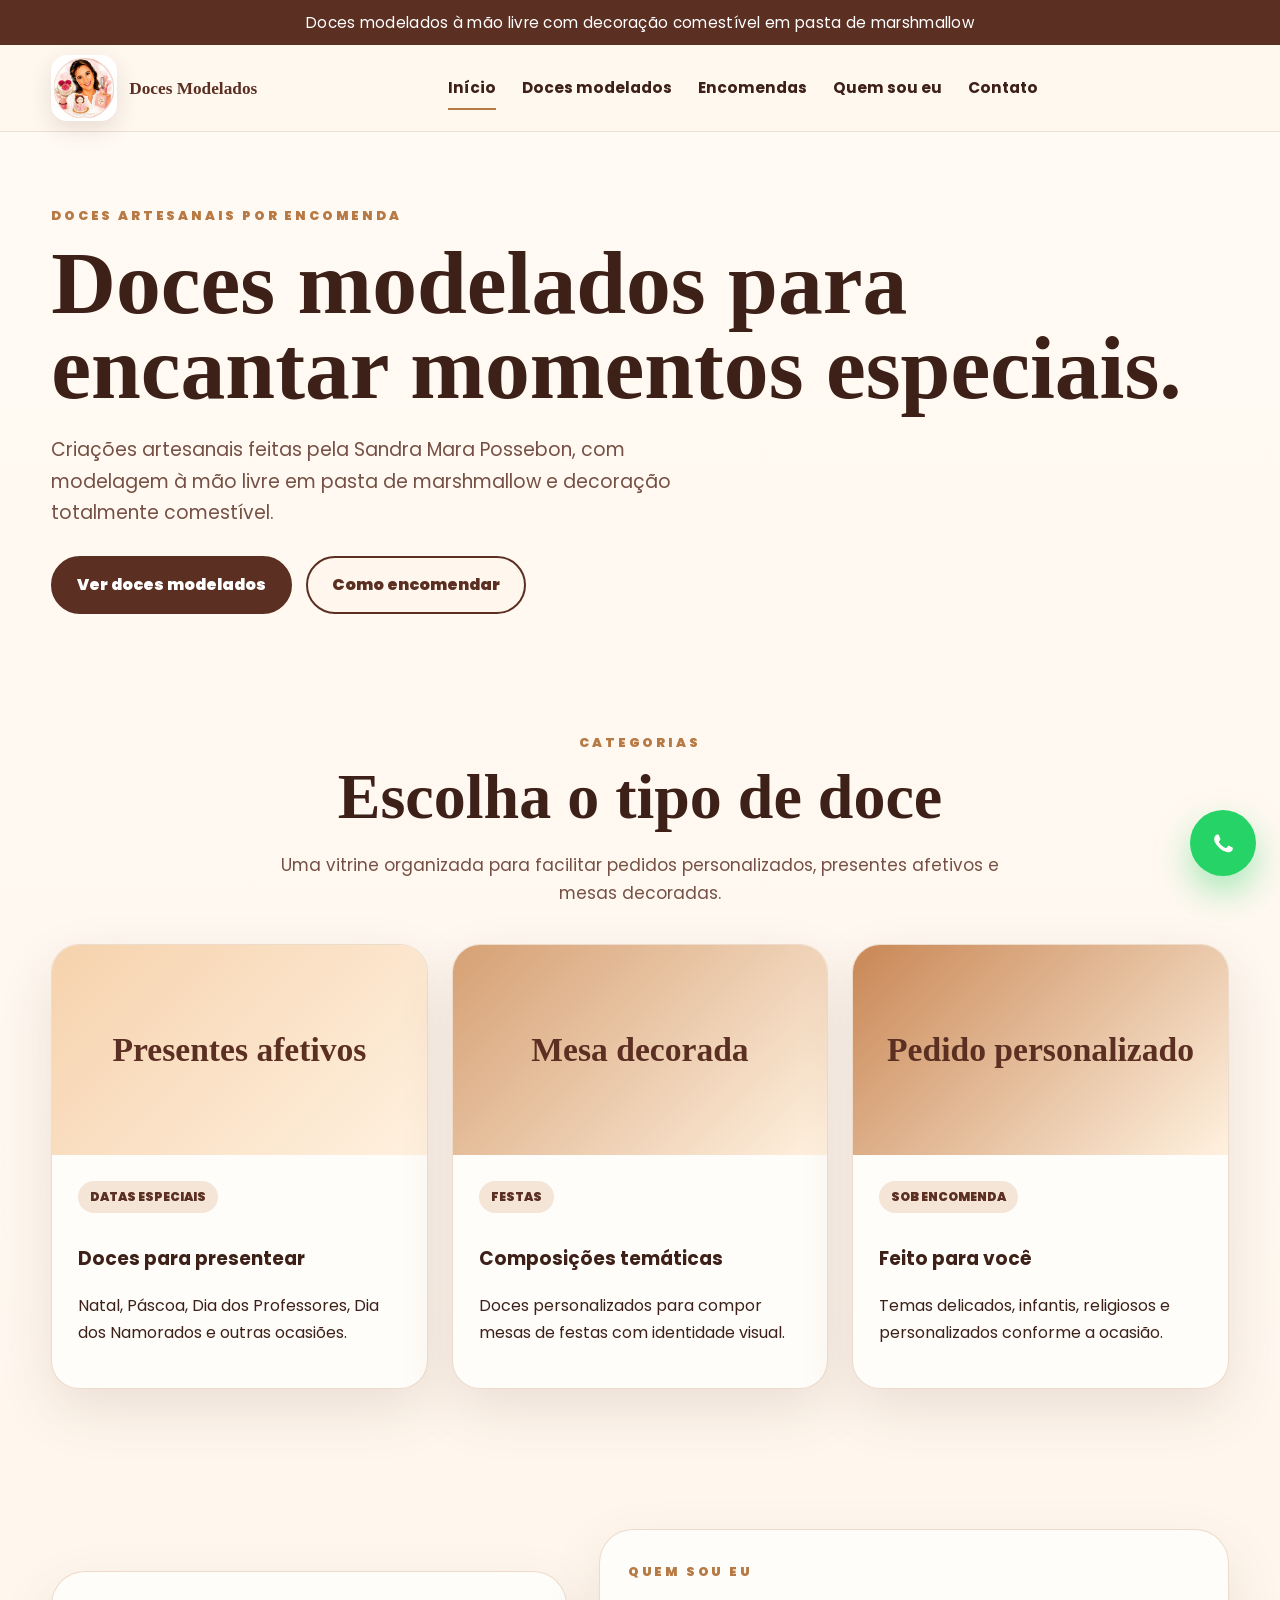
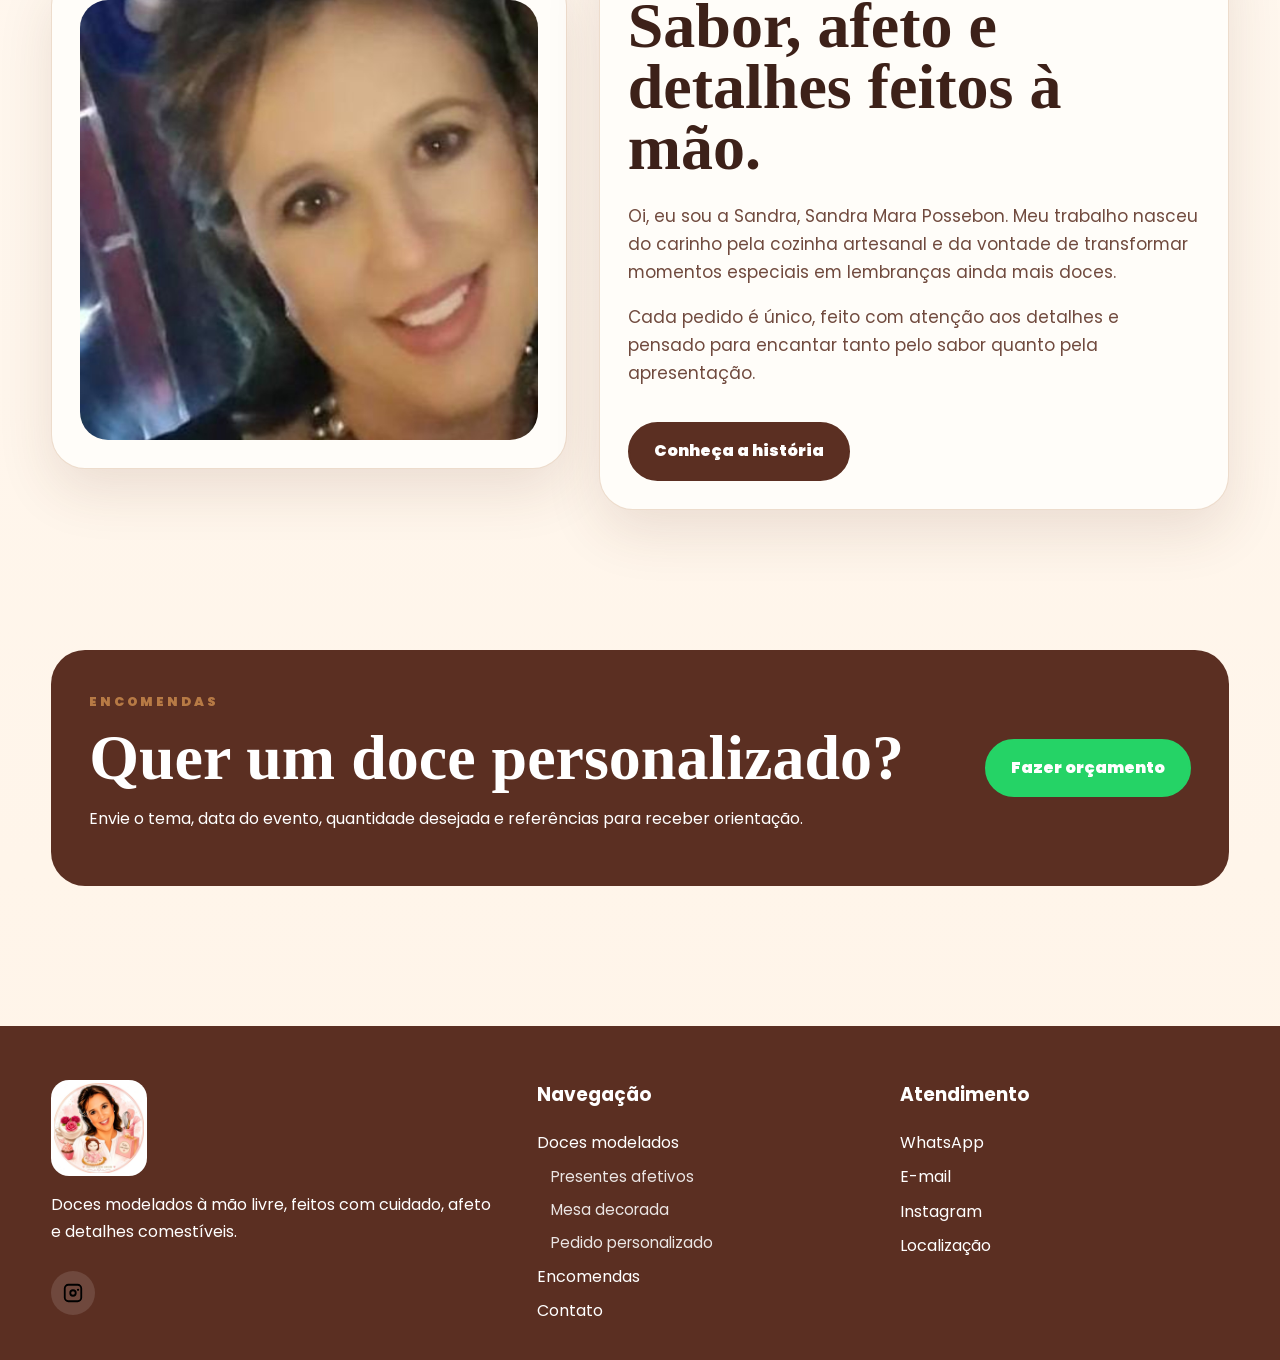
<file: index.html>
<!DOCTYPE html>

<html lang="pt-BR"><head><meta charset="utf-8"/><meta content="width=device-width, initial-scale=1.0" name="viewport"/><title>Doces Modelados - Sandra Mara Possebon</title><meta content="Doces modelados artesanais de Sandra Mara Possebon: presentes afetivos, mesas decoradas e pedidos personalizados." name="description"/><link href="https://fonts.googleapis.com" rel="preconnect"/><link crossorigin="" href="https://fonts.gstatic.com" rel="preconnect"/><link href="https://fonts.googleapis.com/css2?family=Poppins:wght@400;600;700;800;900&amp;display=swap" rel="stylesheet"/><link href="css/style.css" rel="stylesheet"/></head><body><div class="topbar">Doces modelados à mão livre com decoração comestível em pasta de marshmallow</div>
<header class="header"><div class="container nav"><a class="logo" href="index.html"><img alt="Sandra Mara Possebon" src="assets/sandra-possebon.jpg"/><span>Doces Modelados</span></a><nav class="menu">
<a class="active" href="index.html">Início</a>
<div class="nav-item dropdown">
<a class="dropdown-link" href="doces-modelados/">Doces modelados</a>
<div class="dropdown-menu">
<a href="presentes-afetivos/">Presentes afetivos</a>
<a href="mesa-decorada/">Mesa decorada</a>
<a href="pedido-personalizado/">Pedido personalizado</a>
</div>
</div>
<a href="encomendas/">Encomendas</a>
<a href="quem-somos/">Quem sou eu</a>
<a href="contato/">Contato</a>
</nav><div class="actions"><button aria-label="Abrir menu" class="hamburger">☰</button></div></div></header>
<div class="mobile-panel"><div class="mobile-backdrop"></div><aside class="mobile-drawer"><button aria-label="Fechar menu" class="close-menu">×</button><form class="search-box" data-search-form=""><input placeholder="Buscar doces..." type="search"/><button>Buscar</button></form><a href="index.html">Início</a><a href="doces-modelados/">Doces modelados</a><div class="mobile-submenu"><a href="presentes-afetivos/">Presentes afetivos</a><a href="mesa-decorada/">Mesa decorada</a><a href="pedido-personalizado/">Pedido personalizado</a></div><a href="encomendas/">Encomendas</a><a href="quem-somos/">Quem sou eu</a><a href="contato/">Contato</a></aside></div>
<main>
<section class="hero"><div class="container hero-grid"><div><span class="eyebrow">Doces artesanais por encomenda</span><h1>Doces modelados para encantar momentos especiais.</h1><p>Criações artesanais feitas pela Sandra Mara Possebon, com modelagem à mão livre em pasta de marshmallow e decoração totalmente comestível.</p><div class="hero-buttons"><a class="btn btn-primary" href="doces-modelados/">Ver doces modelados</a><a class="btn btn-secondary" href="encomendas/">Como encomendar</a></div></div></div></section>
<section class="section"><div class="container"><div class="section-head"><span class="eyebrow">Categorias</span><h2 class="section-title">Escolha o tipo de doce</h2><p class="section-subtitle">Uma vitrine organizada para facilitar pedidos personalizados, presentes afetivos e mesas decoradas.</p></div><div class="category-grid"><a class="category-card" href="presentes-afetivos/"><div class="category-media">Presentes afetivos</div><div class="category-body"><span class="tag">Datas especiais</span><h3>Doces para presentear</h3><p>Natal, Páscoa, Dia dos Professores, Dia dos Namorados e outras ocasiões.</p></div></a><a class="category-card" href="mesa-decorada/"><div class="category-media">Mesa decorada</div><div class="category-body"><span class="tag">Festas</span><h3>Composições temáticas</h3><p>Doces personalizados para compor mesas de festas com identidade visual.</p></div></a><a class="category-card" href="pedido-personalizado/"><div class="category-media">Pedido personalizado</div><div class="category-body"><span class="tag">Sob encomenda</span><h3>Feito para você</h3><p>Temas delicados, infantis, religiosos e personalizados conforme a ocasião.</p></div></a></div></div></section>
<section class="section"><div class="container about-section"><div class="about-image"><img alt="Sandra Mara Possebon" src="assets/sandra-real.jpg"/></div><div class="about-content"><span class="eyebrow">Quem sou eu</span><h2 class="section-title">Sabor, afeto e detalhes feitos à mão.</h2><p>Oi, eu sou a Sandra, Sandra Mara Possebon. Meu trabalho nasceu do carinho pela cozinha artesanal e da vontade de transformar momentos especiais em lembranças ainda mais doces.</p><p>Cada pedido é único, feito com atenção aos detalhes e pensado para encantar tanto pelo sabor quanto pela apresentação.</p><a class="btn btn-primary" href="quem-somos/">Conheça a história</a></div></div></section>
<section class="section"><div class="container notice"><div><span class="eyebrow">Encomendas</span><h2>Quer um doce personalizado?</h2><p>Envie o tema, data do evento, quantidade desejada e referências para receber orientação.</p></div><a class="btn btn-whatsapp" href="https://wa.me/5541995442020?text=Olá,%20vim%20pelo%20site%20Doces%20Modelados%20-%20Sandra%20Mara%20Possebon%20e%20gostaria%20de%20fazer%20uma%20encomenda." target="_blank">Fazer orçamento</a></div></section>
</main><footer class="footer"><div class="container footer-grid"><div><img alt="Sandra Mara Possebon" src="assets/sandra-possebon.jpg"/><p>Doces modelados à mão livre, feitos com cuidado, afeto e detalhes comestíveis.</p><div class="social"><a aria-label="Instagram" href="https://www.instagram.com/sandramarapossebon?igsh=MWc2MHY3N2pjcnU2OA==" target="_blank"><img alt="Instagram" src="assets/instagram.svg"/></a></div></div><div><h3>Navegação</h3><a href="doces-modelados/">Doces modelados</a><a class="footer-sub" href="presentes-afetivos/">Presentes afetivos</a><a class="footer-sub" href="mesa-decorada/">Mesa decorada</a><a class="footer-sub" href="pedido-personalizado/">Pedido personalizado</a><a href="encomendas/">Encomendas</a><a href="contato/">Contato</a></div><div><h3>Atendimento</h3><a href="https://wa.me/5541995442020?text=Olá,%20vim%20pelo%20site%20Doces%20Modelados%20-%20Sandra%20Mara%20Possebon%20e%20gostaria%20de%20fazer%20uma%20encomenda." target="_blank">WhatsApp</a><a href="mailto:Possebons@hotmail.com?subject=Encomenda%20-%20Doces%20Modelados%20Sandra%20Mara%20Possebon">E-mail</a><a href="https://www.instagram.com/sandramarapossebon?igsh=MWc2MHY3N2pjcnU2OA==" target="_blank">Instagram</a><a href="https://www.google.com/maps/search/?api=1&amp;query=Rua%20Anselmo%20Daldin%20220" target="_blank">Localização</a></div></div></footer><a aria-label="WhatsApp" class="whatsapp-float" href="https://wa.me/5541995442020?text=Olá,%20vim%20pelo%20site%20Doces%20Modelados%20-%20Sandra%20Mara%20Possebon%20e%20gostaria%20de%20fazer%20uma%20encomenda." target="_blank"><img alt="WhatsApp" src="assets/whatsapp.svg"/></a><script src="js/script.js"></script></body></html>
</file>
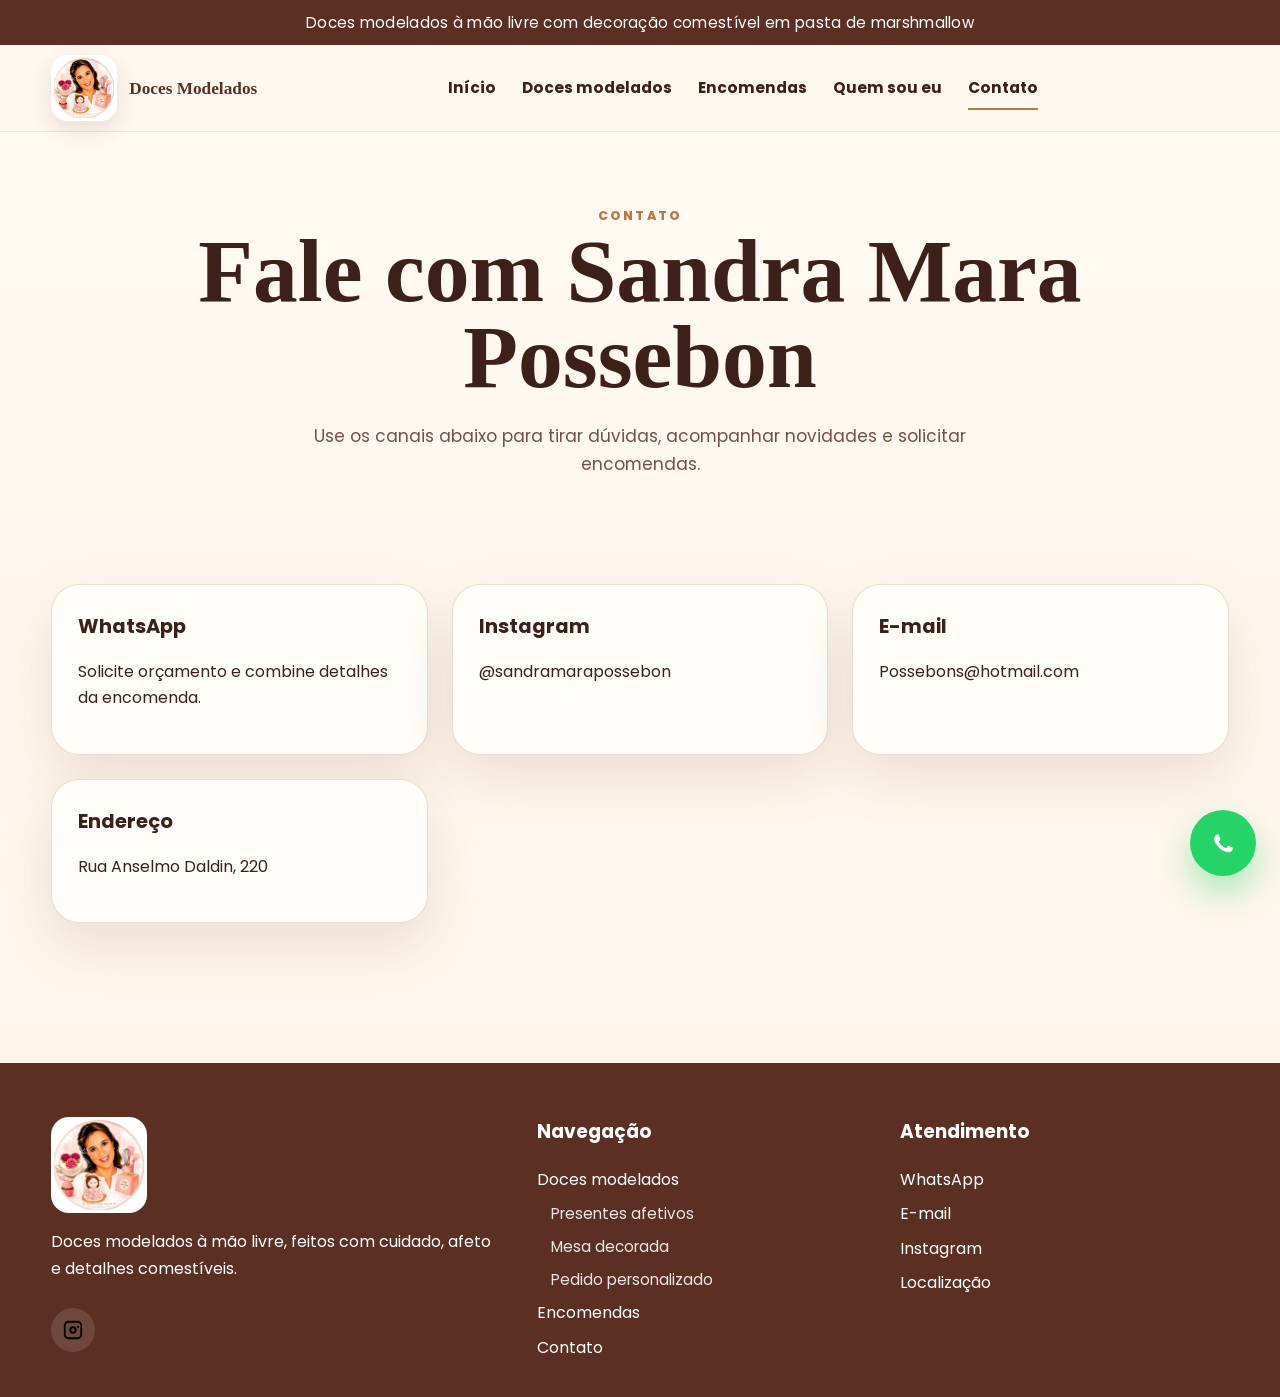
<file: contato/index.html>
<!DOCTYPE html>

<html lang="pt-BR"><head><meta charset="utf-8"/><meta content="width=device-width, initial-scale=1.0" name="viewport"/><title>Contato | Doces Modelados - Sandra Mara Possebon</title><meta content="Doces Modelados - Sandra Mara Possebon: doces modelados à mão livre com pasta de marshmallow e decoração comestível." name="description"/><link href="https://fonts.googleapis.com" rel="preconnect"/><link crossorigin="" href="https://fonts.gstatic.com" rel="preconnect"/><link href="https://fonts.googleapis.com/css2?family=Poppins:wght@400;600;700;800;900&amp;display=swap" rel="stylesheet"/><link href="../css/style.css" rel="stylesheet"/></head><body><div class="topbar">Doces modelados à mão livre com decoração comestível em pasta de marshmallow</div>
<header class="header"><div class="container nav"><a class="logo" href="../index.html"><img alt="Sandra Mara Possebon" src="../assets/sandra-possebon.jpg"/><span>Doces Modelados</span></a><nav class="menu">
<a href="../index.html">Início</a>
<div class="nav-item dropdown">
<a class="dropdown-link" href="../doces-modelados/">Doces modelados</a>
<div class="dropdown-menu">
<a href="../presentes-afetivos/">Presentes afetivos</a>
<a href="../mesa-decorada/">Mesa decorada</a>
<a href="../pedido-personalizado/">Pedido personalizado</a>
</div>
</div>
<a href="../encomendas/">Encomendas</a>
<a href="../quem-somos/">Quem sou eu</a>
<a class="active" href="../contato/">Contato</a>
</nav><div class="actions"><button aria-label="Abrir menu" class="hamburger">☰</button></div></div></header>
<div class="mobile-panel"><div class="mobile-backdrop"></div><aside class="mobile-drawer"><button aria-label="Fechar menu" class="close-menu">×</button><form class="search-box" data-search-form=""><input placeholder="Buscar doces..." type="search"/><button>Buscar</button></form><a href="../index.html">Início</a><a href="../doces-modelados/">Doces modelados</a><div class="mobile-submenu"><a href="../presentes-afetivos/">Presentes afetivos</a><a href="../mesa-decorada/">Mesa decorada</a><a href="../pedido-personalizado/">Pedido personalizado</a></div><a href="../encomendas/">Encomendas</a><a href="../quem-somos/">Quem sou eu</a><a href="../contato/">Contato</a></aside></div><section class="page-hero"><div class="container"><span class="breadcrumb">Contato</span><h1>Fale com Sandra Mara Possebon</h1><p class="section-subtitle">Use os canais abaixo para tirar dúvidas, acompanhar novidades e solicitar encomendas.</p></div></section><section class="section"><div class="container contact-grid"><a class="info-card category-body" href="https://wa.me/5541995442020?text=Olá,%20vim%20pelo%20site%20Doces%20Modelados%20-%20Sandra%20Mara%20Possebon%20e%20gostaria%20de%20fazer%20uma%20encomenda." target="_blank"><h3>WhatsApp</h3><p>Solicite orçamento e combine detalhes da encomenda.</p></a><a class="info-card category-body" href="https://www.instagram.com/sandramarapossebon?igsh=MWc2MHY3N2pjcnU2OA==" target="_blank"><h3>Instagram</h3><p>@sandramarapossebon</p></a><a class="info-card category-body" href="mailto:Possebons@hotmail.com?subject=Encomenda%20-%20Doces%20Modelados%20Sandra%20Mara%20Possebon"><h3>E-mail</h3><p>Possebons@hotmail.com</p></a><a class="info-card category-body" href="https://www.google.com/maps/search/?api=1&amp;query=Rua%20Anselmo%20Daldin%20220" target="_blank"><h3>Endereço</h3><p>Rua Anselmo Daldin, 220</p></a></div></section><footer class="footer"><div class="container footer-grid"><div><img alt="Sandra Mara Possebon" src="../assets/sandra-possebon.jpg"/><p>Doces modelados à mão livre, feitos com cuidado, afeto e detalhes comestíveis.</p><div class="social"><a aria-label="Instagram" href="https://www.instagram.com/sandramarapossebon?igsh=MWc2MHY3N2pjcnU2OA==" target="_blank"><img alt="Instagram" src="../assets/instagram.svg"/></a></div></div><div><h3>Navegação</h3><a href="../doces-modelados/">Doces modelados</a><a class="footer-sub" href="../presentes-afetivos/">Presentes afetivos</a><a class="footer-sub" href="../mesa-decorada/">Mesa decorada</a><a class="footer-sub" href="../pedido-personalizado/">Pedido personalizado</a><a href="../encomendas/">Encomendas</a><a href="../contato/">Contato</a></div><div><h3>Atendimento</h3><a href="https://wa.me/5541995442020?text=Olá,%20vim%20pelo%20site%20Doces%20Modelados%20-%20Sandra%20Mara%20Possebon%20e%20gostaria%20de%20fazer%20uma%20encomenda." target="_blank">WhatsApp</a><a href="mailto:Possebons@hotmail.com?subject=Encomenda%20-%20Doces%20Modelados%20Sandra%20Mara%20Possebon">E-mail</a><a href="https://www.instagram.com/sandramarapossebon?igsh=MWc2MHY3N2pjcnU2OA==" target="_blank">Instagram</a><a href="https://www.google.com/maps/search/?api=1&amp;query=Rua%20Anselmo%20Daldin%20220" target="_blank">Localização</a></div></div></footer><a aria-label="WhatsApp" class="whatsapp-float" href="https://wa.me/5541995442020?text=Olá,%20vim%20pelo%20site%20Doces%20Modelados%20-%20Sandra%20Mara%20Possebon%20e%20gostaria%20de%20fazer%20uma%20encomenda." target="_blank"><img alt="WhatsApp" src="../assets/whatsapp.svg"/></a><script src="../js/script.js"></script></body></html>
</file>
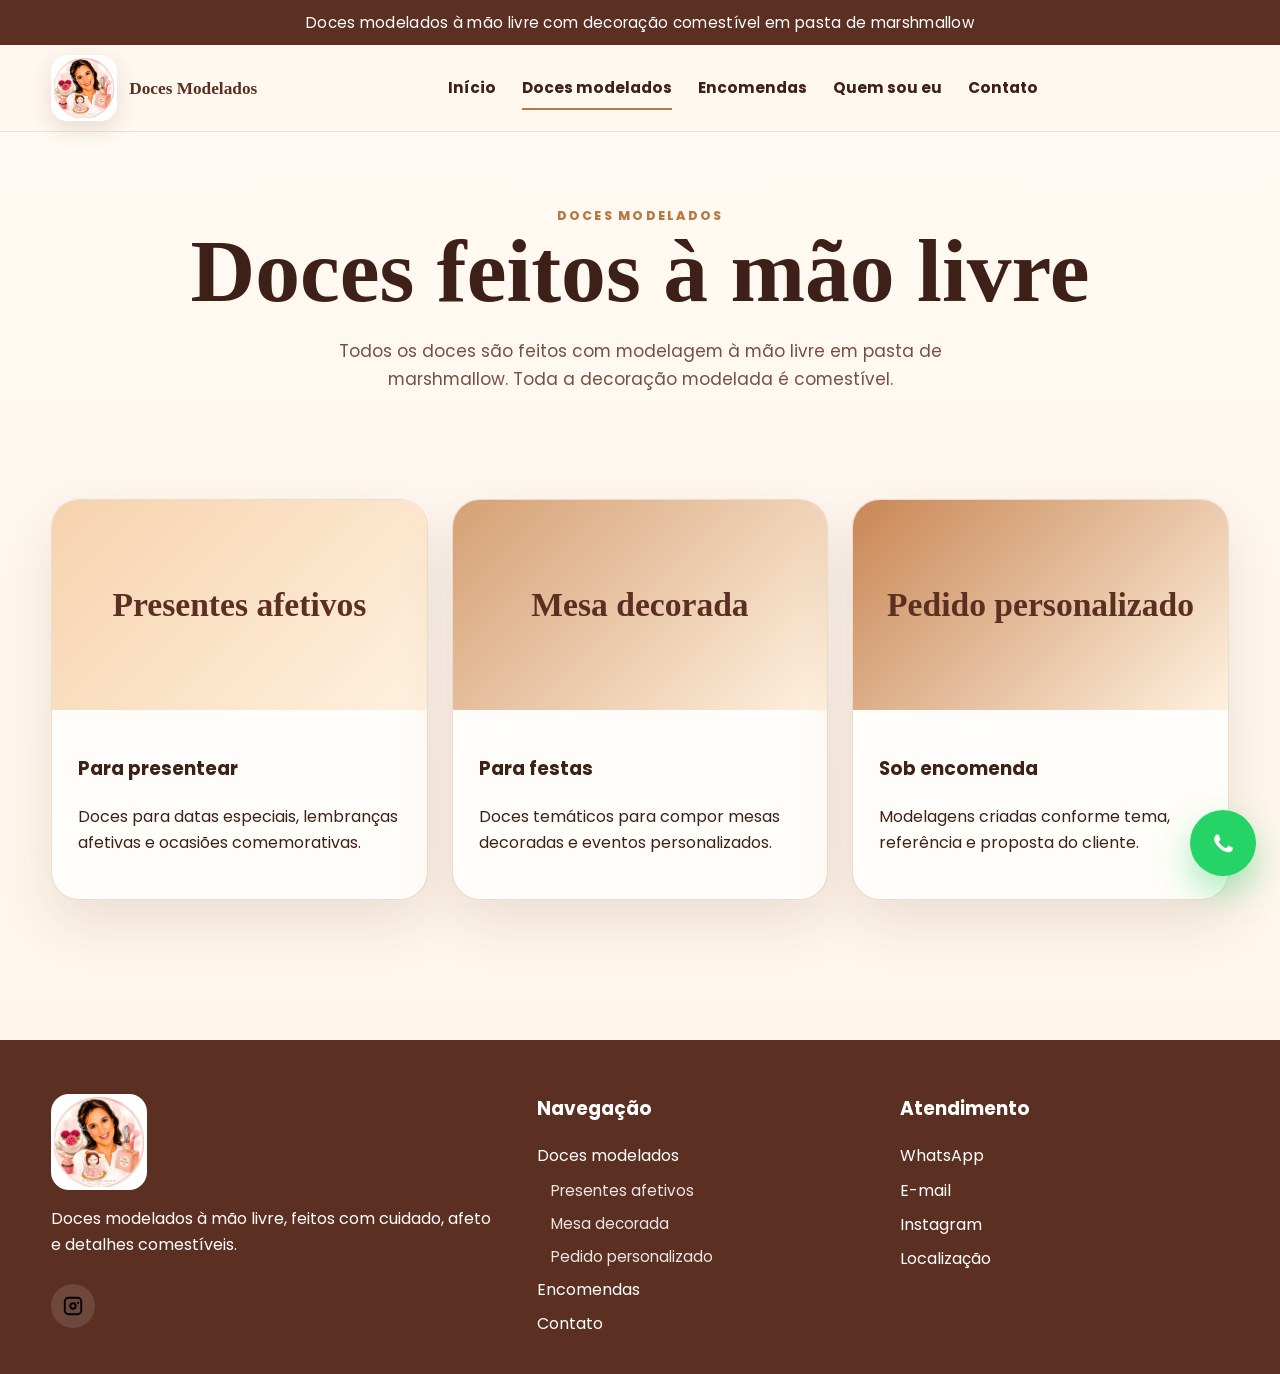
<file: doces-modelados/index.html>
<!DOCTYPE html>

<html lang="pt-BR"><head><meta charset="utf-8"/><meta content="width=device-width, initial-scale=1.0" name="viewport"/><title>Doces modelados | Doces Modelados - Sandra Mara Possebon</title><meta content="Doces Modelados - Sandra Mara Possebon: doces modelados à mão livre com pasta de marshmallow e decoração comestível." name="description"/><link href="https://fonts.googleapis.com" rel="preconnect"/><link crossorigin="" href="https://fonts.gstatic.com" rel="preconnect"/><link href="https://fonts.googleapis.com/css2?family=Poppins:wght@400;600;700;800;900&amp;display=swap" rel="stylesheet"/><link href="../css/style.css" rel="stylesheet"/></head><body><div class="topbar">Doces modelados à mão livre com decoração comestível em pasta de marshmallow</div>
<header class="header"><div class="container nav"><a class="logo" href="../index.html"><img alt="Sandra Mara Possebon" src="../assets/sandra-possebon.jpg"/><span>Doces Modelados</span></a><nav class="menu">
<a href="../index.html">Início</a>
<div class="nav-item dropdown">
<a class="dropdown-link active" href="../doces-modelados/">Doces modelados</a>
<div class="dropdown-menu">
<a href="../presentes-afetivos/">Presentes afetivos</a>
<a href="../mesa-decorada/">Mesa decorada</a>
<a href="../pedido-personalizado/">Pedido personalizado</a>
</div>
</div>
<a href="../encomendas/">Encomendas</a>
<a href="../quem-somos/">Quem sou eu</a>
<a href="../contato/">Contato</a>
</nav><div class="actions"><button aria-label="Abrir menu" class="hamburger">☰</button></div></div></header>
<div class="mobile-panel"><div class="mobile-backdrop"></div><aside class="mobile-drawer"><button aria-label="Fechar menu" class="close-menu">×</button><form class="search-box" data-search-form=""><input placeholder="Buscar doces..." type="search"/><button>Buscar</button></form><a href="../index.html">Início</a><a href="../doces-modelados/">Doces modelados</a><div class="mobile-submenu"><a href="../presentes-afetivos/">Presentes afetivos</a><a href="../mesa-decorada/">Mesa decorada</a><a href="../pedido-personalizado/">Pedido personalizado</a></div><a href="../encomendas/">Encomendas</a><a href="../quem-somos/">Quem sou eu</a><a href="../contato/">Contato</a></aside></div><section class="page-hero"><div class="container"><span class="breadcrumb">Doces modelados</span><h1>Doces feitos à mão livre</h1><p class="section-subtitle">Todos os doces são feitos com modelagem à mão livre em pasta de marshmallow. Toda a decoração modelada é comestível.</p></div></section><section class="section"><div class="container"><div class="category-grid"><a class="category-card" href="../presentes-afetivos/"><div class="category-media">Presentes afetivos</div><div class="category-body"><h3>Para presentear</h3><p>Doces para datas especiais, lembranças afetivas e ocasiões comemorativas.</p></div></a><a class="category-card" href="../mesa-decorada/"><div class="category-media">Mesa decorada</div><div class="category-body"><h3>Para festas</h3><p>Doces temáticos para compor mesas decoradas e eventos personalizados.</p></div></a><a class="category-card" href="../pedido-personalizado/"><div class="category-media">Pedido personalizado</div><div class="category-body"><h3>Sob encomenda</h3><p>Modelagens criadas conforme tema, referência e proposta do cliente.</p></div></a></div></div></section><footer class="footer"><div class="container footer-grid"><div><img alt="Sandra Mara Possebon" src="../assets/sandra-possebon.jpg"/><p>Doces modelados à mão livre, feitos com cuidado, afeto e detalhes comestíveis.</p><div class="social"><a aria-label="Instagram" href="https://www.instagram.com/sandramarapossebon?igsh=MWc2MHY3N2pjcnU2OA==" target="_blank"><img alt="Instagram" src="../assets/instagram.svg"/></a></div></div><div><h3>Navegação</h3><a href="../doces-modelados/">Doces modelados</a><a class="footer-sub" href="../presentes-afetivos/">Presentes afetivos</a><a class="footer-sub" href="../mesa-decorada/">Mesa decorada</a><a class="footer-sub" href="../pedido-personalizado/">Pedido personalizado</a><a href="../encomendas/">Encomendas</a><a href="../contato/">Contato</a></div><div><h3>Atendimento</h3><a href="https://wa.me/5541995442020?text=Olá,%20vim%20pelo%20site%20Doces%20Modelados%20-%20Sandra%20Mara%20Possebon%20e%20gostaria%20de%20fazer%20uma%20encomenda." target="_blank">WhatsApp</a><a href="mailto:Possebons@hotmail.com?subject=Encomenda%20-%20Doces%20Modelados%20Sandra%20Mara%20Possebon">E-mail</a><a href="https://www.instagram.com/sandramarapossebon?igsh=MWc2MHY3N2pjcnU2OA==" target="_blank">Instagram</a><a href="https://www.google.com/maps/search/?api=1&amp;query=Rua%20Anselmo%20Daldin%20220" target="_blank">Localização</a></div></div></footer><a aria-label="WhatsApp" class="whatsapp-float" href="https://wa.me/5541995442020?text=Olá,%20vim%20pelo%20site%20Doces%20Modelados%20-%20Sandra%20Mara%20Possebon%20e%20gostaria%20de%20fazer%20uma%20encomenda." target="_blank"><img alt="WhatsApp" src="../assets/whatsapp.svg"/></a><script src="../js/script.js"></script></body></html>
</file>
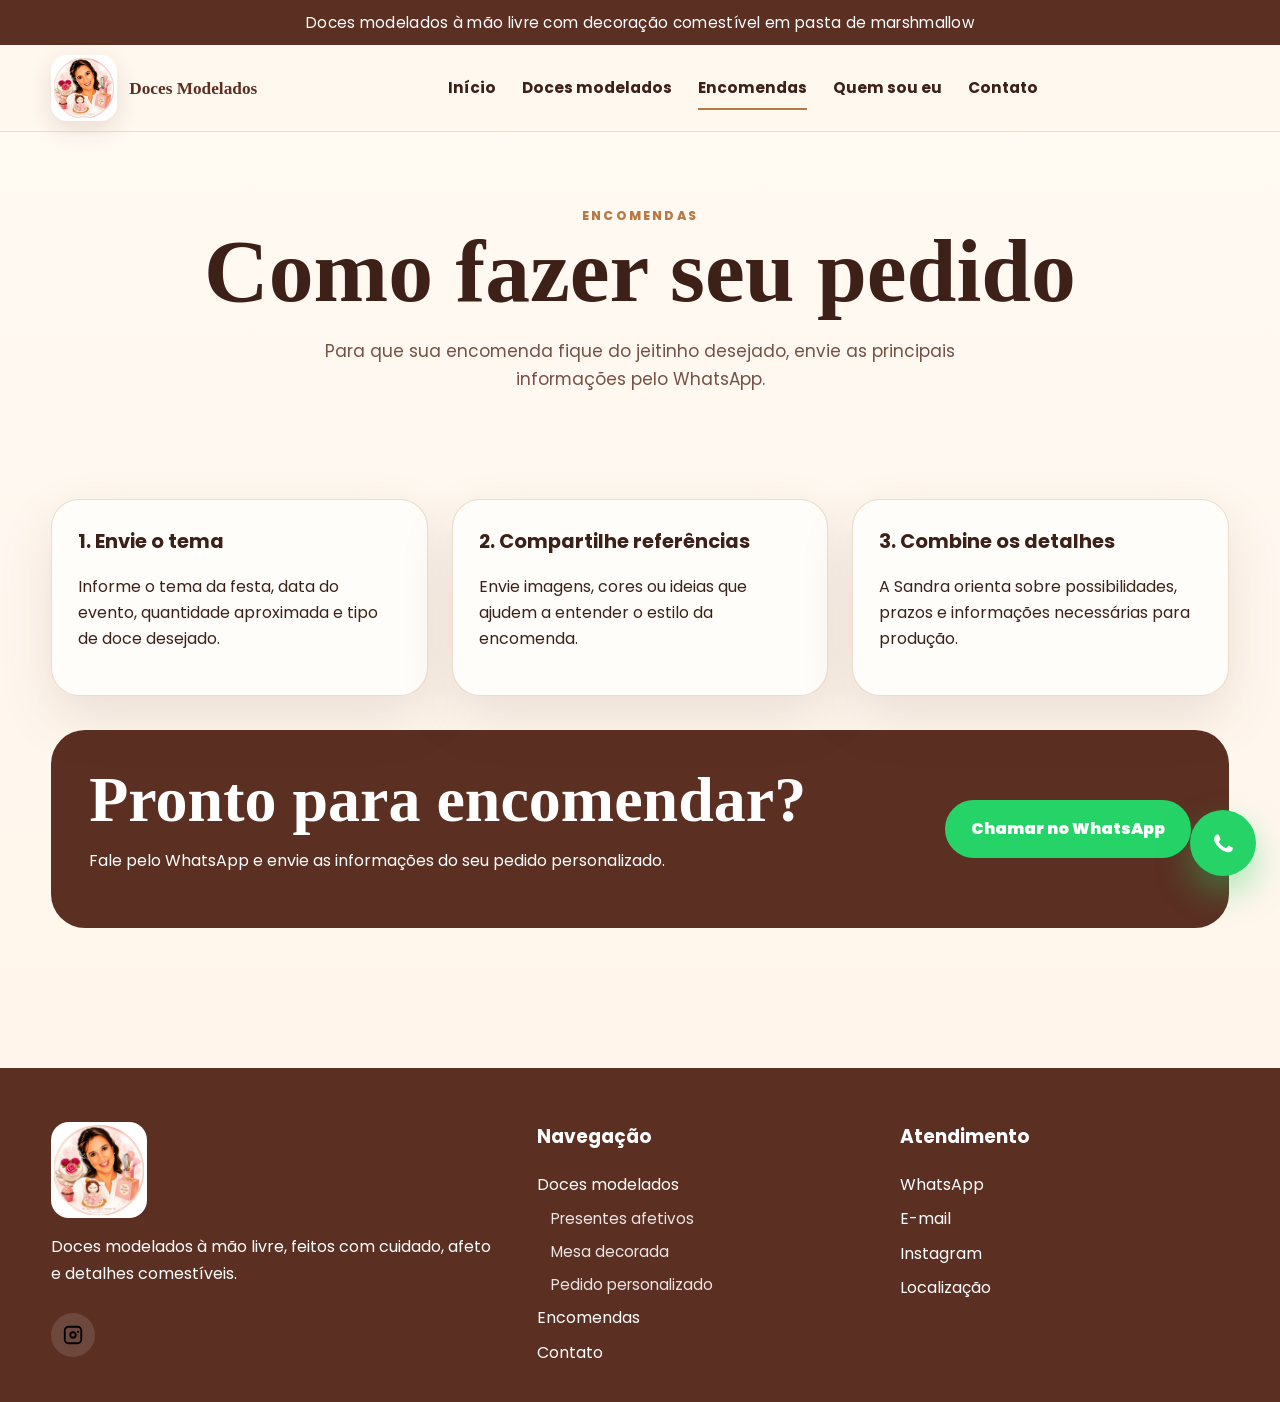
<file: encomendas/index.html>
<!DOCTYPE html>

<html lang="pt-BR"><head><meta charset="utf-8"/><meta content="width=device-width, initial-scale=1.0" name="viewport"/><title>Encomendas | Doces Modelados - Sandra Mara Possebon</title><meta content="Doces Modelados - Sandra Mara Possebon: doces modelados à mão livre com pasta de marshmallow e decoração comestível." name="description"/><link href="https://fonts.googleapis.com" rel="preconnect"/><link crossorigin="" href="https://fonts.gstatic.com" rel="preconnect"/><link href="https://fonts.googleapis.com/css2?family=Poppins:wght@400;600;700;800;900&amp;display=swap" rel="stylesheet"/><link href="../css/style.css" rel="stylesheet"/></head><body><div class="topbar">Doces modelados à mão livre com decoração comestível em pasta de marshmallow</div>
<header class="header"><div class="container nav"><a class="logo" href="../index.html"><img alt="Sandra Mara Possebon" src="../assets/sandra-possebon.jpg"/><span>Doces Modelados</span></a><nav class="menu">
<a href="../index.html">Início</a>
<div class="nav-item dropdown">
<a class="dropdown-link" href="../doces-modelados/">Doces modelados</a>
<div class="dropdown-menu">
<a href="../presentes-afetivos/">Presentes afetivos</a>
<a href="../mesa-decorada/">Mesa decorada</a>
<a href="../pedido-personalizado/">Pedido personalizado</a>
</div>
</div>
<a class="active" href="../encomendas/">Encomendas</a>
<a href="../quem-somos/">Quem sou eu</a>
<a href="../contato/">Contato</a>
</nav><div class="actions"><button aria-label="Abrir menu" class="hamburger">☰</button></div></div></header>
<div class="mobile-panel"><div class="mobile-backdrop"></div><aside class="mobile-drawer"><button aria-label="Fechar menu" class="close-menu">×</button><form class="search-box" data-search-form=""><input placeholder="Buscar doces..." type="search"/><button>Buscar</button></form><a href="../index.html">Início</a><a href="../doces-modelados/">Doces modelados</a><div class="mobile-submenu"><a href="../presentes-afetivos/">Presentes afetivos</a><a href="../mesa-decorada/">Mesa decorada</a><a href="../pedido-personalizado/">Pedido personalizado</a></div><a href="../encomendas/">Encomendas</a><a href="../quem-somos/">Quem sou eu</a><a href="../contato/">Contato</a></aside></div><section class="page-hero"><div class="container"><span class="breadcrumb">Encomendas</span><h1>Como fazer seu pedido</h1><p class="section-subtitle">Para que sua encomenda fique do jeitinho desejado, envie as principais informações pelo WhatsApp.</p></div></section><section class="section"><div class="container"><div class="category-grid"><div class="info-card category-body"><h3>1. Envie o tema</h3><p>Informe o tema da festa, data do evento, quantidade aproximada e tipo de doce desejado.</p></div><div class="info-card category-body"><h3>2. Compartilhe referências</h3><p>Envie imagens, cores ou ideias que ajudem a entender o estilo da encomenda.</p></div><div class="info-card category-body"><h3>3. Combine os detalhes</h3><p>A Sandra orienta sobre possibilidades, prazos e informações necessárias para produção.</p></div></div><div class="notice" style="margin-top:34px"><div><h2>Pronto para encomendar?</h2><p>Fale pelo WhatsApp e envie as informações do seu pedido personalizado.</p></div><a class="btn btn-whatsapp" href="https://wa.me/5541995442020?text=Olá,%20vim%20pelo%20site%20Doces%20Modelados%20-%20Sandra%20Mara%20Possebon%20e%20gostaria%20de%20fazer%20uma%20encomenda." target="_blank">Chamar no WhatsApp</a></div></div></section><footer class="footer"><div class="container footer-grid"><div><img alt="Sandra Mara Possebon" src="../assets/sandra-possebon.jpg"/><p>Doces modelados à mão livre, feitos com cuidado, afeto e detalhes comestíveis.</p><div class="social"><a aria-label="Instagram" href="https://www.instagram.com/sandramarapossebon?igsh=MWc2MHY3N2pjcnU2OA==" target="_blank"><img alt="Instagram" src="../assets/instagram.svg"/></a></div></div><div><h3>Navegação</h3><a href="../doces-modelados/">Doces modelados</a><a class="footer-sub" href="../presentes-afetivos/">Presentes afetivos</a><a class="footer-sub" href="../mesa-decorada/">Mesa decorada</a><a class="footer-sub" href="../pedido-personalizado/">Pedido personalizado</a><a href="../encomendas/">Encomendas</a><a href="../contato/">Contato</a></div><div><h3>Atendimento</h3><a href="https://wa.me/5541995442020?text=Olá,%20vim%20pelo%20site%20Doces%20Modelados%20-%20Sandra%20Mara%20Possebon%20e%20gostaria%20de%20fazer%20uma%20encomenda." target="_blank">WhatsApp</a><a href="mailto:Possebons@hotmail.com?subject=Encomenda%20-%20Doces%20Modelados%20Sandra%20Mara%20Possebon">E-mail</a><a href="https://www.instagram.com/sandramarapossebon?igsh=MWc2MHY3N2pjcnU2OA==" target="_blank">Instagram</a><a href="https://www.google.com/maps/search/?api=1&amp;query=Rua%20Anselmo%20Daldin%20220" target="_blank">Localização</a></div></div></footer><a aria-label="WhatsApp" class="whatsapp-float" href="https://wa.me/5541995442020?text=Olá,%20vim%20pelo%20site%20Doces%20Modelados%20-%20Sandra%20Mara%20Possebon%20e%20gostaria%20de%20fazer%20uma%20encomenda." target="_blank"><img alt="WhatsApp" src="../assets/whatsapp.svg"/></a><script src="../js/script.js"></script></body></html>
</file>
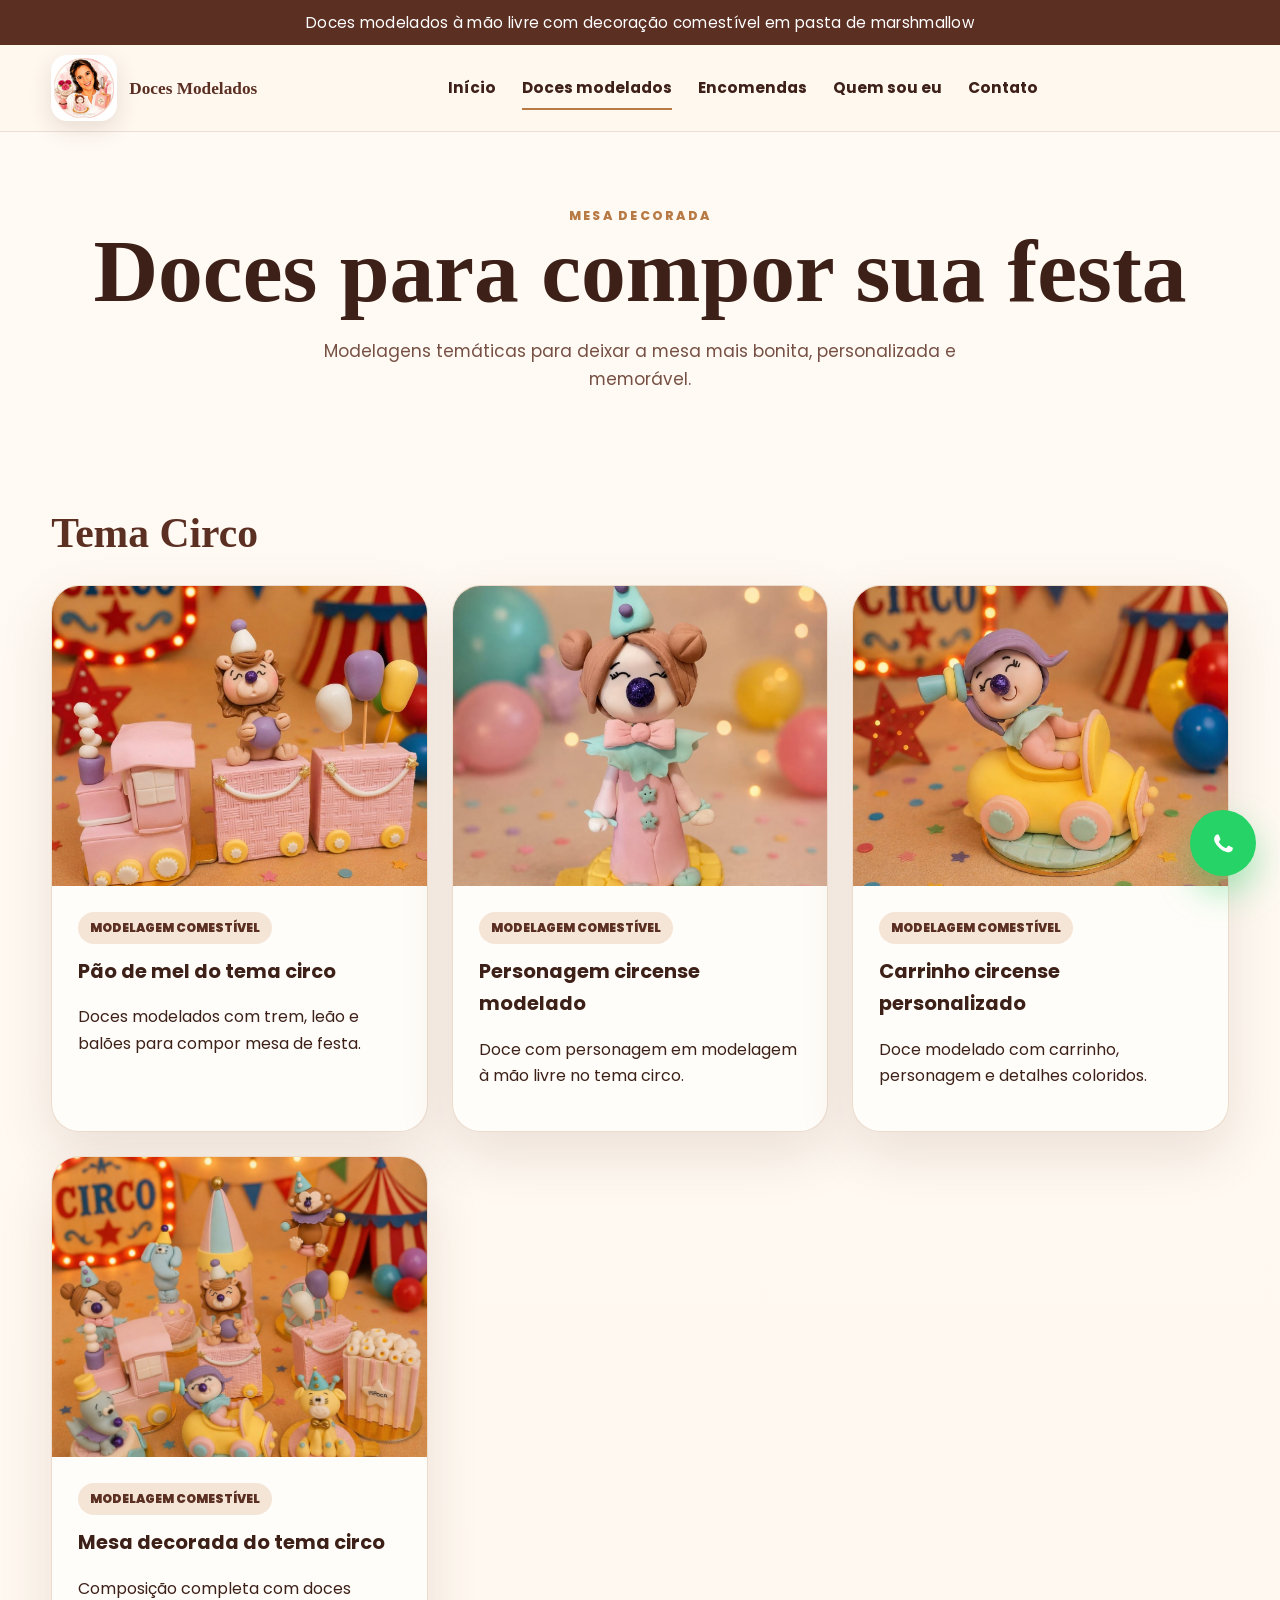
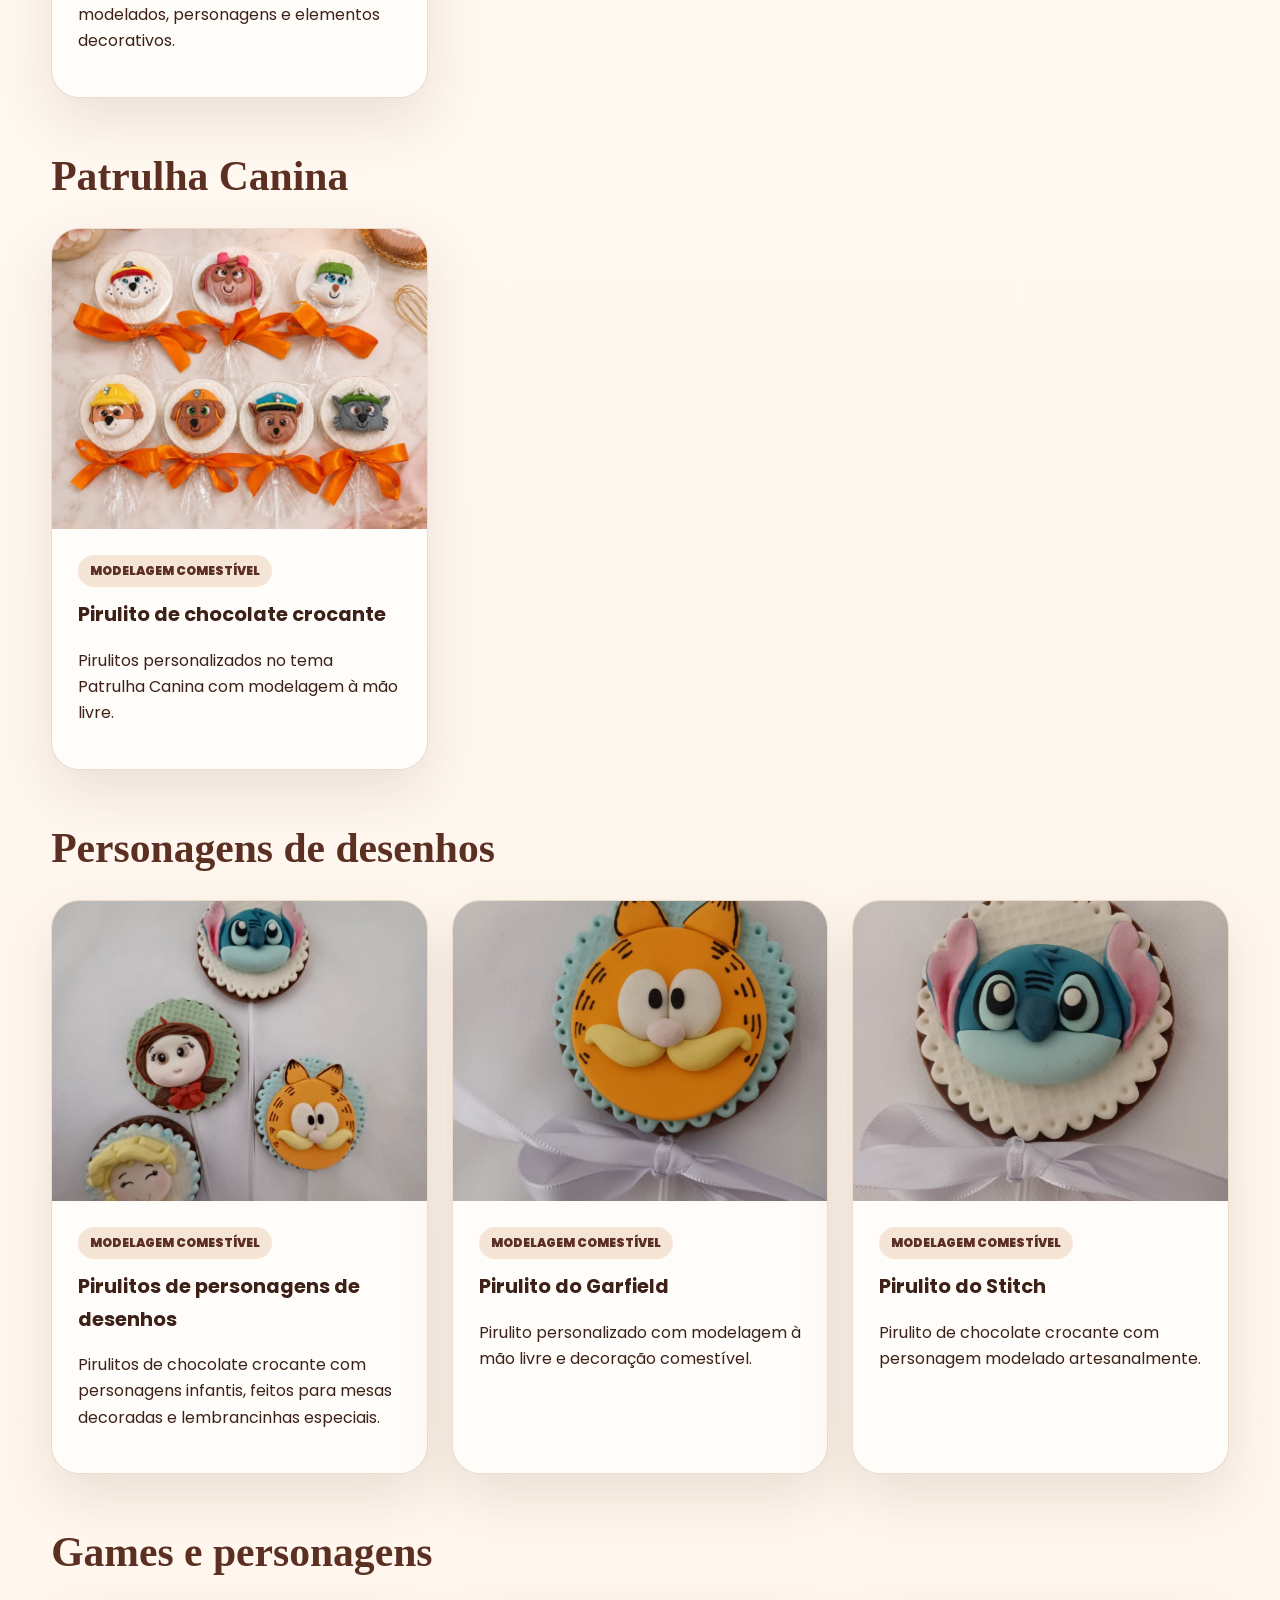
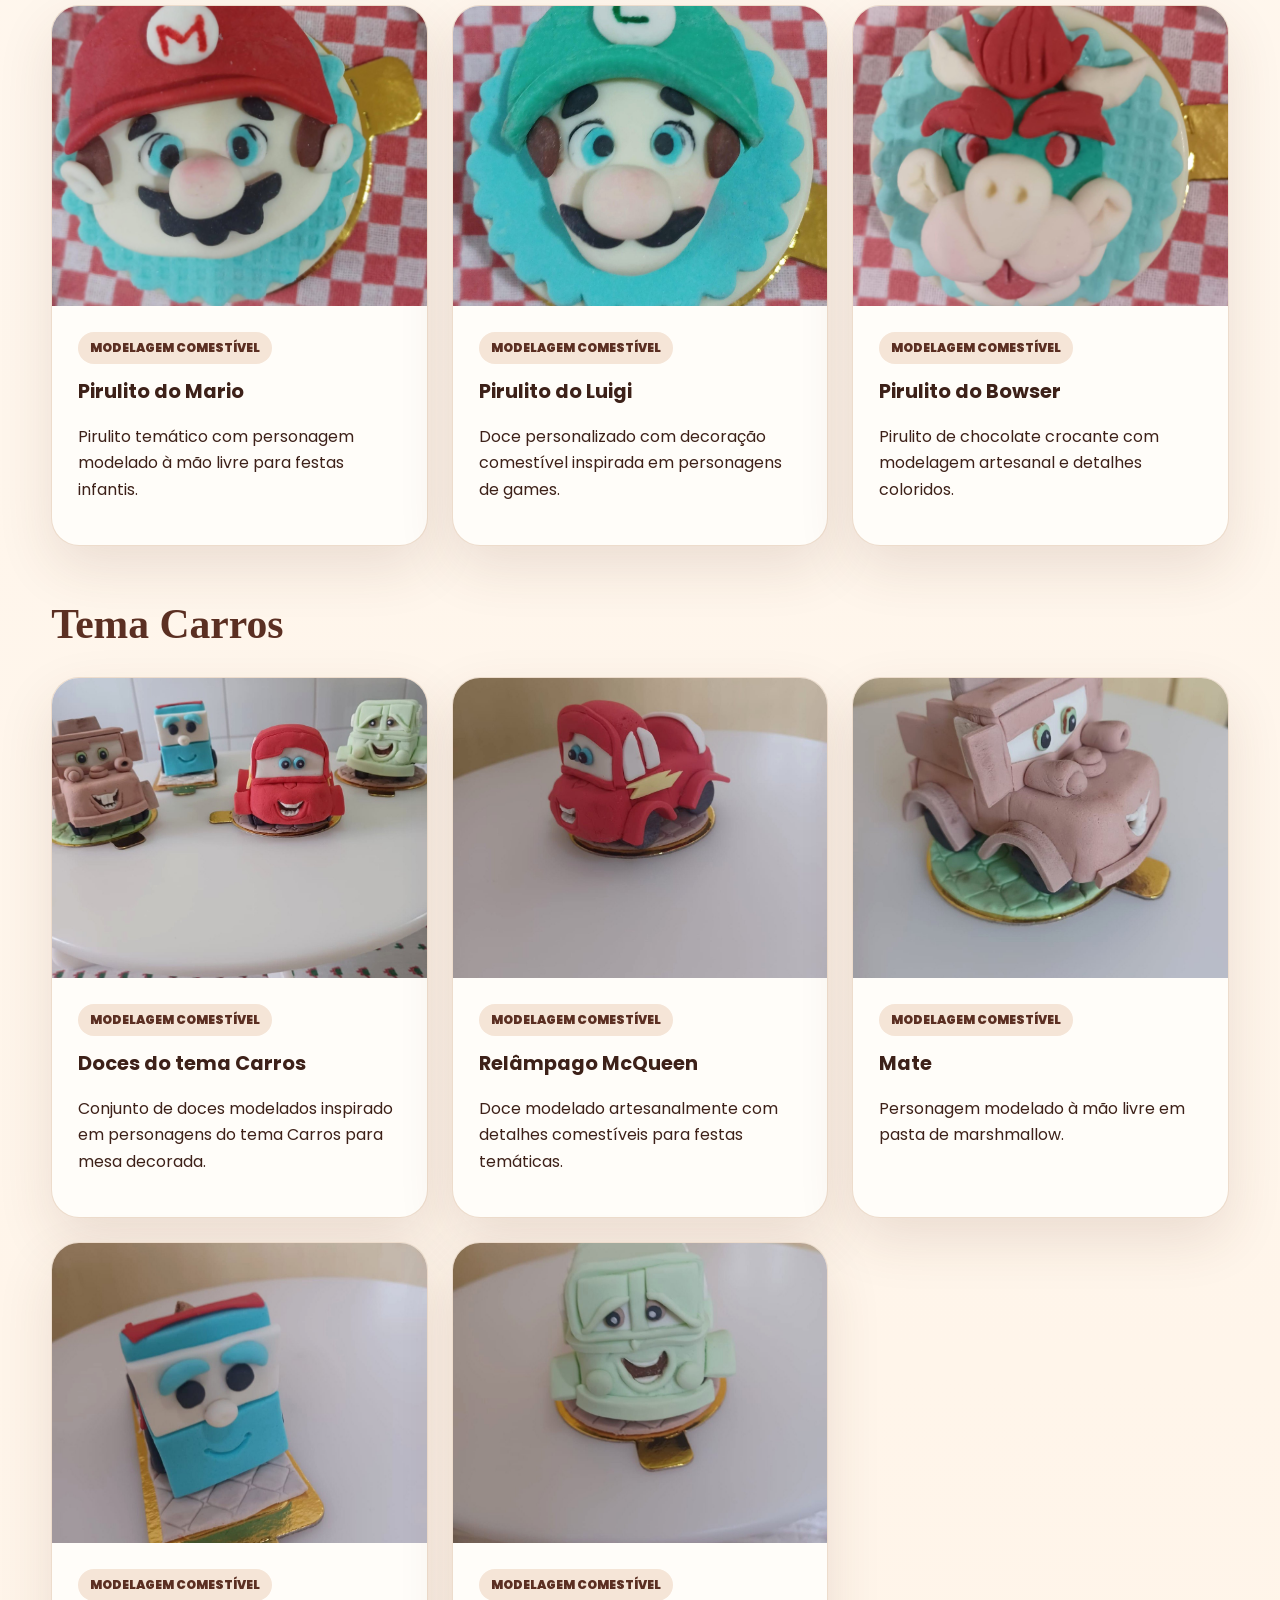
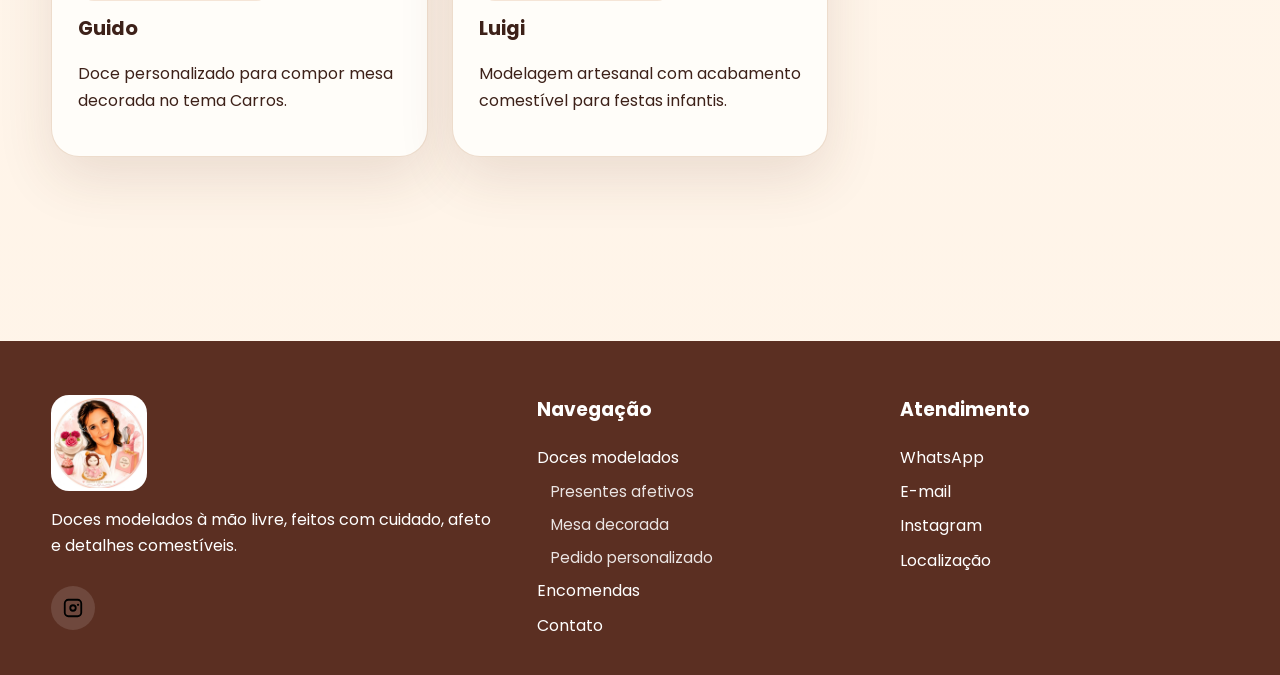
<file: mesa-decorada/index.html>
<!DOCTYPE html>

<html lang="pt-BR"><head><meta charset="utf-8"/><meta content="width=device-width, initial-scale=1.0" name="viewport"/><title>Mesa decorada | Doces Modelados - Sandra Mara Possebon</title><meta content="Doces Modelados - Sandra Mara Possebon: doces modelados à mão livre com pasta de marshmallow e decoração comestível." name="description"/><link href="https://fonts.googleapis.com" rel="preconnect"/><link crossorigin="" href="https://fonts.gstatic.com" rel="preconnect"/><link href="https://fonts.googleapis.com/css2?family=Poppins:wght@400;600;700;800;900&amp;display=swap" rel="stylesheet"/><link href="../css/style.css" rel="stylesheet"/></head><body><div class="topbar">Doces modelados à mão livre com decoração comestível em pasta de marshmallow</div>
<header class="header"><div class="container nav"><a class="logo" href="../index.html"><img alt="Sandra Mara Possebon" src="../assets/sandra-possebon.jpg"/><span>Doces Modelados</span></a><nav class="menu">
<a href="../index.html">Início</a>
<div class="nav-item dropdown">
<a class="dropdown-link active" href="../doces-modelados/">Doces modelados</a>
<div class="dropdown-menu">
<a href="../presentes-afetivos/">Presentes afetivos</a>
<a href="../mesa-decorada/">Mesa decorada</a>
<a href="../pedido-personalizado/">Pedido personalizado</a>
</div>
</div>
<a href="../encomendas/">Encomendas</a>
<a href="../quem-somos/">Quem sou eu</a>
<a href="../contato/">Contato</a>
</nav><div class="actions"><button aria-label="Abrir menu" class="hamburger">☰</button></div></div></header>
<div class="mobile-panel"><div class="mobile-backdrop"></div><aside class="mobile-drawer"><button aria-label="Fechar menu" class="close-menu">×</button><form class="search-box" data-search-form=""><input placeholder="Buscar doces..." type="search"/><button>Buscar</button></form><a href="../index.html">Início</a><a href="../doces-modelados/">Doces modelados</a><div class="mobile-submenu"><a href="../presentes-afetivos/">Presentes afetivos</a><a href="../mesa-decorada/">Mesa decorada</a><a href="../pedido-personalizado/">Pedido personalizado</a></div><a href="../encomendas/">Encomendas</a><a href="../quem-somos/">Quem sou eu</a><a href="../contato/">Contato</a></aside></div><section class="page-hero"><div class="container"><span class="breadcrumb">Mesa decorada</span><h1>Doces para compor sua festa</h1><p class="section-subtitle">Modelagens temáticas para deixar a mesa mais bonita, personalizada e memorável.</p></div></section><section class="section"><div class="container"><div class="theme-block"><h2 class="theme-title">Tema Circo</h2><div class="product-grid"><article class="product-card"><img alt="Pão de mel do tema circo" src="../assets/produtos/circo-trem.jpg"/><div class="product-body"><span class="tag">Modelagem comestível</span><h3>Pão de mel do tema circo</h3><p>Doces modelados com trem, leão e balões para compor mesa de festa.</p></div></article><article class="product-card"><img alt="Personagem circense modelado" src="../assets/produtos/circo-palhacinha.jpg"/><div class="product-body"><span class="tag">Modelagem comestível</span><h3>Personagem circense modelado</h3><p>Doce com personagem em modelagem à mão livre no tema circo.</p></div></article><article class="product-card"><img alt="Carrinho circense personalizado" src="../assets/produtos/circo-carrinho.jpg"/><div class="product-body"><span class="tag">Modelagem comestível</span><h3>Carrinho circense personalizado</h3><p>Doce modelado com carrinho, personagem e detalhes coloridos.</p></div></article><article class="product-card"><img alt="Mesa decorada do tema circo" src="../assets/produtos/circo-mesa.jpg"/><div class="product-body"><span class="tag">Modelagem comestível</span><h3>Mesa decorada do tema circo</h3><p>Composição completa com doces modelados, personagens e elementos decorativos.</p></div></article></div></div><div class="theme-block"><h2 class="theme-title">Patrulha Canina</h2><div class="product-grid"><article class="product-card"><img alt="Pirulito de chocolate crocante" src="../assets/produtos/patrulha-pirulitos.jpg"/><div class="product-body"><span class="tag">Modelagem comestível</span><h3>Pirulito de chocolate crocante</h3><p>Pirulitos personalizados no tema Patrulha Canina com modelagem à mão livre.</p></div></article></div></div><div class="theme-block"><h2 class="theme-title">Personagens de desenhos</h2><div class="product-grid"><article class="product-card"><img alt="Pirulitos de personagens de desenhos" src="../assets/produtos/desenhos-conjunto.jpg"/><div class="product-body"><span class="tag">Modelagem comestível</span><h3>Pirulitos de personagens de desenhos</h3><p>Pirulitos de chocolate crocante com personagens infantis, feitos para mesas decoradas e lembrancinhas especiais.</p></div></article><article class="product-card"><img alt="Pirulito do Garfield" src="../assets/produtos/desenhos-garfield.jpg"/><div class="product-body"><span class="tag">Modelagem comestível</span><h3>Pirulito do Garfield</h3><p>Pirulito personalizado com modelagem à mão livre e decoração comestível.</p></div></article><article class="product-card"><img alt="Pirulito do Stitch" src="../assets/produtos/desenhos-stitch.jpg"/><div class="product-body"><span class="tag">Modelagem comestível</span><h3>Pirulito do Stitch</h3><p>Pirulito de chocolate crocante com personagem modelado artesanalmente.</p></div></article></div></div><div class="theme-block"><h2 class="theme-title">Games e personagens</h2><div class="product-grid"><article class="product-card"><img alt="Pirulito do Mario" src="../assets/produtos/games-mario.jpg"/><div class="product-body"><span class="tag">Modelagem comestível</span><h3>Pirulito do Mario</h3><p>Pirulito temático com personagem modelado à mão livre para festas infantis.</p></div></article><article class="product-card"><img alt="Pirulito do Luigi" src="../assets/produtos/games-luigi.jpg"/><div class="product-body"><span class="tag">Modelagem comestível</span><h3>Pirulito do Luigi</h3><p>Doce personalizado com decoração comestível inspirada em personagens de games.</p></div></article><article class="product-card"><img alt="Pirulito do Bowser" src="../assets/produtos/games-bowser.jpg"/><div class="product-body"><span class="tag">Modelagem comestível</span><h3>Pirulito do Bowser</h3><p>Pirulito de chocolate crocante com modelagem artesanal e detalhes coloridos.</p></div></article></div></div><div class="theme-block"><h2 class="theme-title">Tema Carros</h2><div class="product-grid"><article class="product-card"><img alt="Doces modelados do tema Carros" src="../assets/produtos/carros-conjunto.jpg"/><div class="product-body"><span class="tag">Modelagem comestível</span><h3>Doces do tema Carros</h3><p>Conjunto de doces modelados inspirado em personagens do tema Carros para mesa decorada.</p></div></article><article class="product-card"><img alt="Relâmpago McQueen modelado" src="../assets/produtos/carros-relampago.jpg"/><div class="product-body"><span class="tag">Modelagem comestível</span><h3>Relâmpago McQueen</h3><p>Doce modelado artesanalmente com detalhes comestíveis para festas temáticas.</p></div></article><article class="product-card"><img alt="Mate modelado" src="../assets/produtos/carros-mate.jpg"/><div class="product-body"><span class="tag">Modelagem comestível</span><h3>Mate</h3><p>Personagem modelado à mão livre em pasta de marshmallow.</p></div></article><article class="product-card"><img alt="Guido modelado" src="../assets/produtos/carros-guido.jpg"/><div class="product-body"><span class="tag">Modelagem comestível</span><h3>Guido</h3><p>Doce personalizado para compor mesa decorada no tema Carros.</p></div></article><article class="product-card"><img alt="Luigi modelado" src="../assets/produtos/carros-luigi.jpg"/><div class="product-body"><span class="tag">Modelagem comestível</span><h3>Luigi</h3><p>Modelagem artesanal com acabamento comestível para festas infantis.</p></div></article></div></div></div></section><footer class="footer"><div class="container footer-grid"><div><img alt="Sandra Mara Possebon" src="../assets/sandra-possebon.jpg"/><p>Doces modelados à mão livre, feitos com cuidado, afeto e detalhes comestíveis.</p><div class="social"><a aria-label="Instagram" href="https://www.instagram.com/sandramarapossebon?igsh=MWc2MHY3N2pjcnU2OA==" target="_blank"><img alt="Instagram" src="../assets/instagram.svg"/></a></div></div><div><h3>Navegação</h3><a href="../doces-modelados/">Doces modelados</a><a class="footer-sub" href="../presentes-afetivos/">Presentes afetivos</a><a class="footer-sub" href="../mesa-decorada/">Mesa decorada</a><a class="footer-sub" href="../pedido-personalizado/">Pedido personalizado</a><a href="../encomendas/">Encomendas</a><a href="../contato/">Contato</a></div><div><h3>Atendimento</h3><a href="https://wa.me/5541995442020?text=Olá,%20vim%20pelo%20site%20Doces%20Modelados%20-%20Sandra%20Mara%20Possebon%20e%20gostaria%20de%20fazer%20uma%20encomenda." target="_blank">WhatsApp</a><a href="mailto:Possebons@hotmail.com?subject=Encomenda%20-%20Doces%20Modelados%20Sandra%20Mara%20Possebon">E-mail</a><a href="https://www.instagram.com/sandramarapossebon?igsh=MWc2MHY3N2pjcnU2OA==" target="_blank">Instagram</a><a href="https://www.google.com/maps/search/?api=1&amp;query=Rua%20Anselmo%20Daldin%20220" target="_blank">Localização</a></div></div></footer><a aria-label="WhatsApp" class="whatsapp-float" href="https://wa.me/5541995442020?text=Olá,%20vim%20pelo%20site%20Doces%20Modelados%20-%20Sandra%20Mara%20Possebon%20e%20gostaria%20de%20fazer%20uma%20encomenda." target="_blank"><img alt="WhatsApp" src="../assets/whatsapp.svg"/></a><script src="../js/script.js"></script></body></html>
</file>
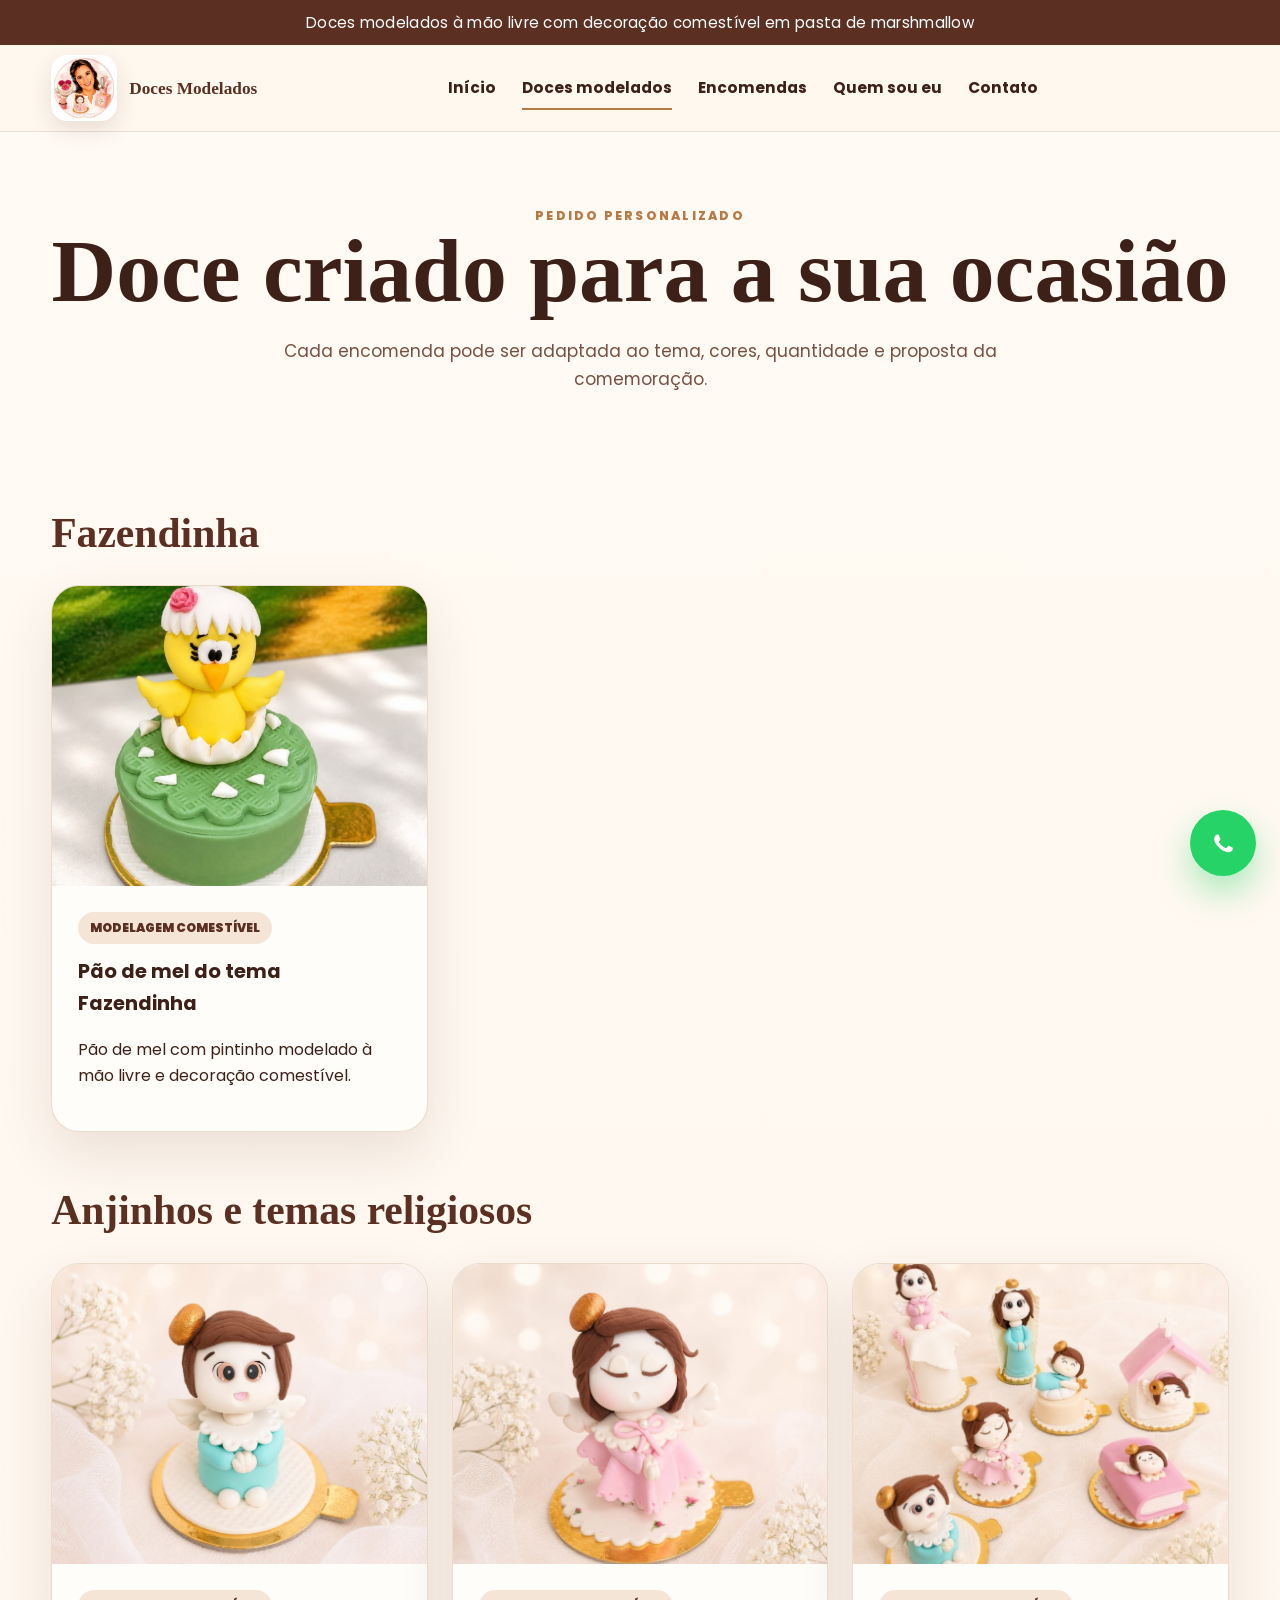
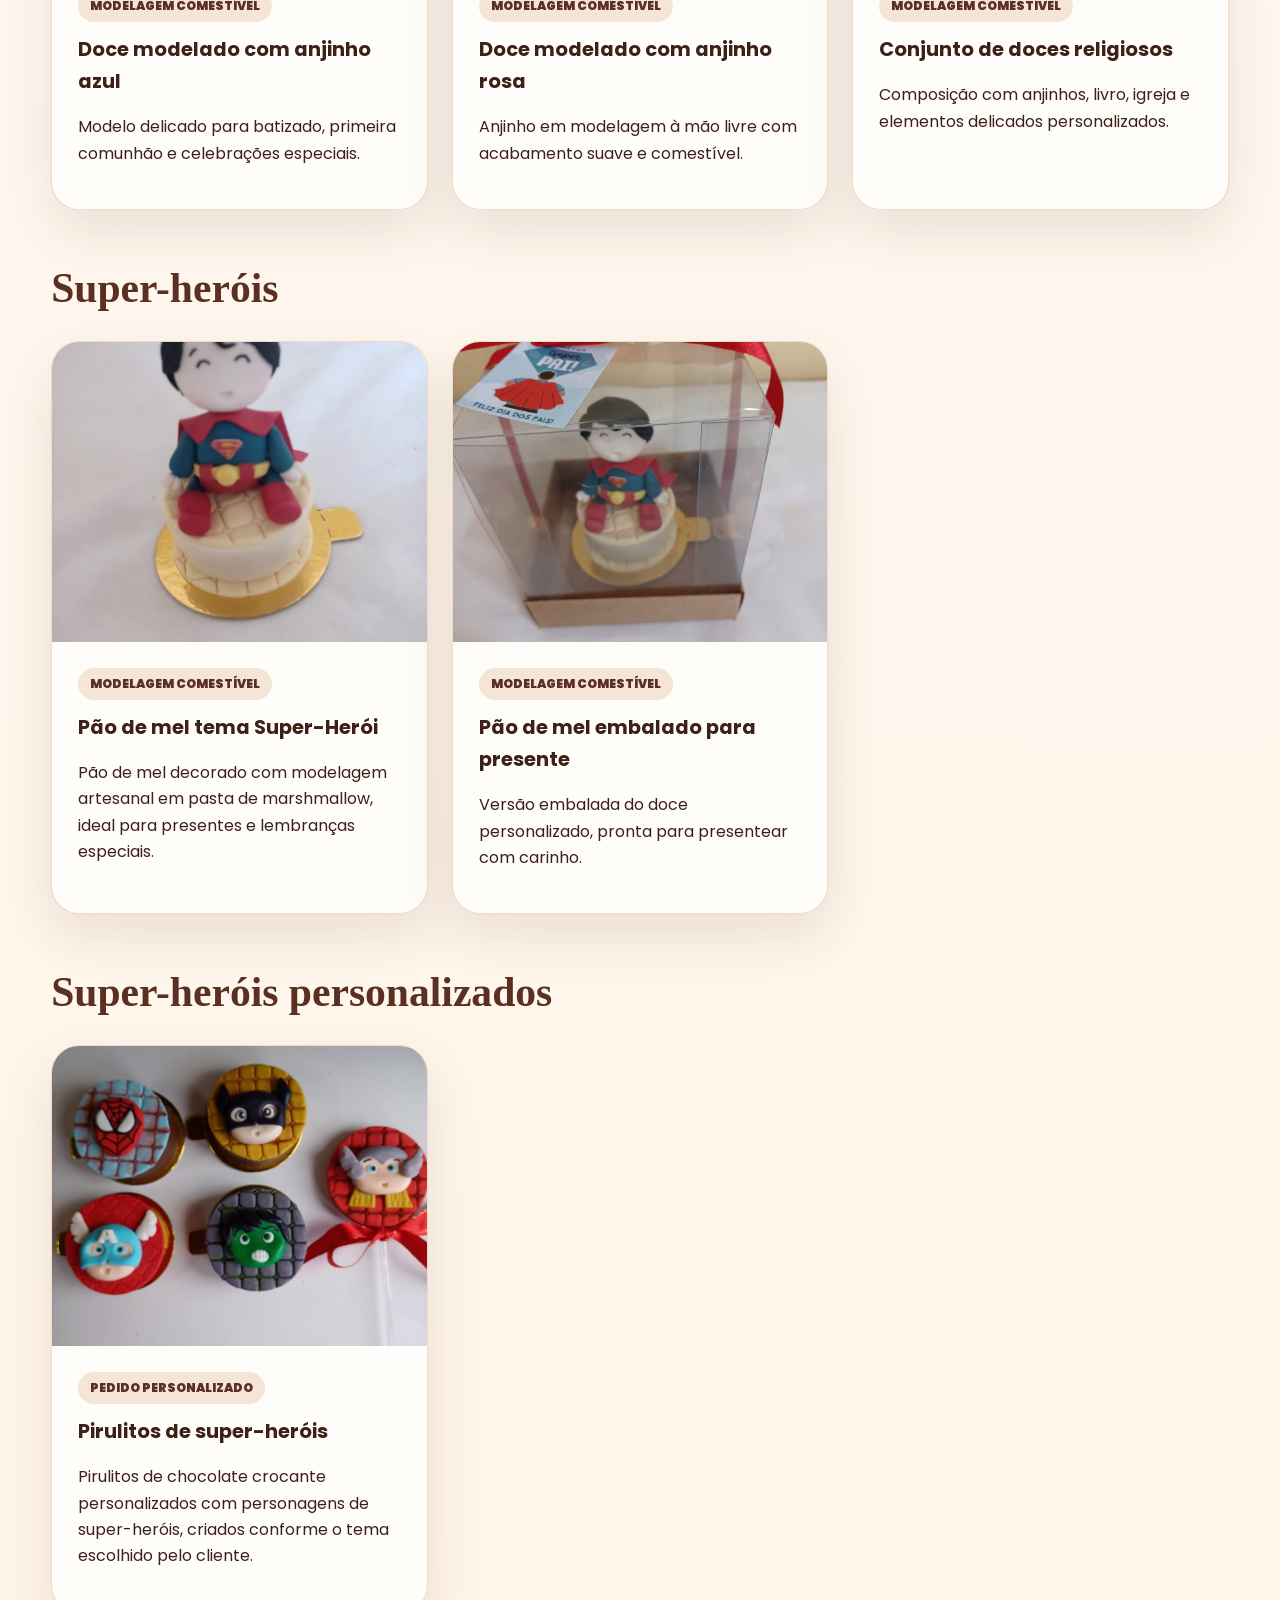
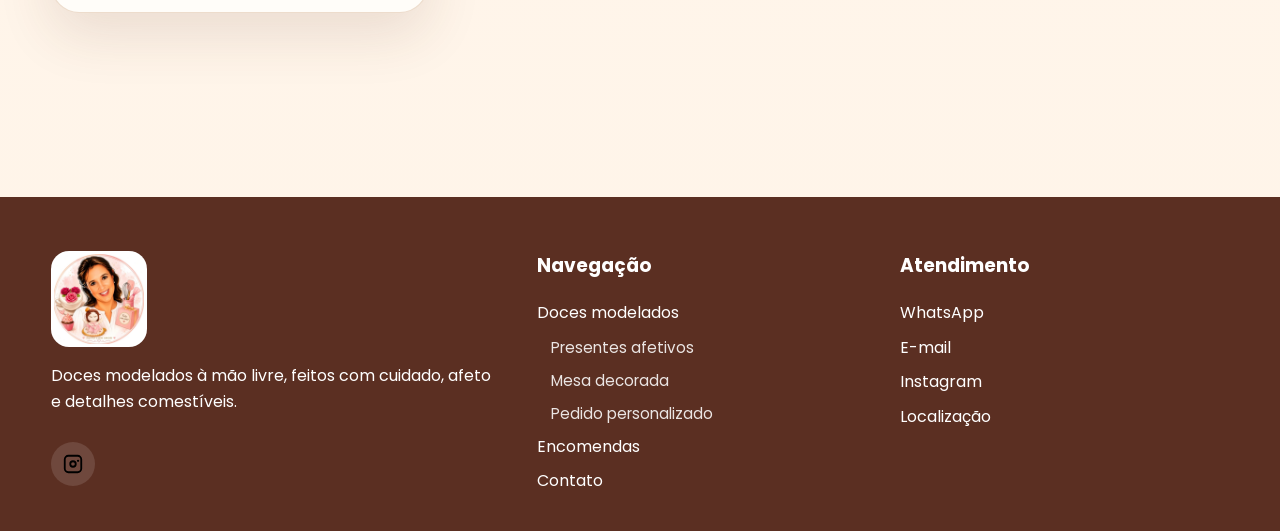
<file: pedido-personalizado/index.html>
<!DOCTYPE html>

<html lang="pt-BR"><head><meta charset="utf-8"/><meta content="width=device-width, initial-scale=1.0" name="viewport"/><title>Pedido personalizado | Doces Modelados - Sandra Mara Possebon</title><meta content="Doces Modelados - Sandra Mara Possebon: doces modelados à mão livre com pasta de marshmallow e decoração comestível." name="description"/><link href="https://fonts.googleapis.com" rel="preconnect"/><link crossorigin="" href="https://fonts.gstatic.com" rel="preconnect"/><link href="https://fonts.googleapis.com/css2?family=Poppins:wght@400;600;700;800;900&amp;display=swap" rel="stylesheet"/><link href="../css/style.css" rel="stylesheet"/></head><body><div class="topbar">Doces modelados à mão livre com decoração comestível em pasta de marshmallow</div>
<header class="header"><div class="container nav"><a class="logo" href="../index.html"><img alt="Sandra Mara Possebon" src="../assets/sandra-possebon.jpg"/><span>Doces Modelados</span></a><nav class="menu">
<a href="../index.html">Início</a>
<div class="nav-item dropdown">
<a class="dropdown-link active" href="../doces-modelados/">Doces modelados</a>
<div class="dropdown-menu">
<a href="../presentes-afetivos/">Presentes afetivos</a>
<a href="../mesa-decorada/">Mesa decorada</a>
<a href="../pedido-personalizado/">Pedido personalizado</a>
</div>
</div>
<a href="../encomendas/">Encomendas</a>
<a href="../quem-somos/">Quem sou eu</a>
<a href="../contato/">Contato</a>
</nav><div class="actions"><button aria-label="Abrir menu" class="hamburger">☰</button></div></div></header>
<div class="mobile-panel"><div class="mobile-backdrop"></div><aside class="mobile-drawer"><button aria-label="Fechar menu" class="close-menu">×</button><form class="search-box" data-search-form=""><input placeholder="Buscar doces..." type="search"/><button>Buscar</button></form><a href="../index.html">Início</a><a href="../doces-modelados/">Doces modelados</a><div class="mobile-submenu"><a href="../presentes-afetivos/">Presentes afetivos</a><a href="../mesa-decorada/">Mesa decorada</a><a href="../pedido-personalizado/">Pedido personalizado</a></div><a href="../encomendas/">Encomendas</a><a href="../quem-somos/">Quem sou eu</a><a href="../contato/">Contato</a></aside></div><section class="page-hero"><div class="container"><span class="breadcrumb">Pedido personalizado</span><h1>Doce criado para a sua ocasião</h1><p class="section-subtitle">Cada encomenda pode ser adaptada ao tema, cores, quantidade e proposta da comemoração.</p></div></section><section class="section"><div class="container"><div class="theme-block"><h2 class="theme-title">Fazendinha</h2><div class="product-grid"><article class="product-card"><img alt="Pão de mel do tema Fazendinha" src="../assets/produtos/fazendinha-pao-mel.jpg"/><div class="product-body"><span class="tag">Modelagem comestível</span><h3>Pão de mel do tema Fazendinha</h3><p>Pão de mel com pintinho modelado à mão livre e decoração comestível.</p></div></article></div></div><div class="theme-block"><h2 class="theme-title">Anjinhos e temas religiosos</h2><div class="product-grid"><article class="product-card"><img alt="Doce modelado com anjinho azul" src="../assets/produtos/anjinho-azul.jpg"/><div class="product-body"><span class="tag">Modelagem comestível</span><h3>Doce modelado com anjinho azul</h3><p>Modelo delicado para batizado, primeira comunhão e celebrações especiais.</p></div></article><article class="product-card"><img alt="Doce modelado com anjinho rosa" src="../assets/produtos/anjinho-rosa.jpg"/><div class="product-body"><span class="tag">Modelagem comestível</span><h3>Doce modelado com anjinho rosa</h3><p>Anjinho em modelagem à mão livre com acabamento suave e comestível.</p></div></article><article class="product-card"><img alt="Conjunto de doces religiosos" src="../assets/produtos/anjinhos-conjunto.jpg"/><div class="product-body"><span class="tag">Modelagem comestível</span><h3>Conjunto de doces religiosos</h3><p>Composição com anjinhos, livro, igreja e elementos delicados personalizados.</p></div></article></div></div><div class="theme-block"><h2 class="theme-title">Super-heróis</h2><div class="product-grid"><article class="product-card"><img alt="Pão de mel tema super-herói" src="../assets/produtos/super-heroi-pao-mel.jpg"/><div class="product-body"><span class="tag">Modelagem comestível</span><h3>Pão de mel tema Super-Herói</h3><p>Pão de mel decorado com modelagem artesanal em pasta de marshmallow, ideal para presentes e lembranças especiais.</p></div></article><article class="product-card"><img alt="Pão de mel tema super-herói embalado" src="../assets/produtos/super-heroi-embalado.jpg"/><div class="product-body"><span class="tag">Modelagem comestível</span><h3>Pão de mel embalado para presente</h3><p>Versão embalada do doce personalizado, pronta para presentear com carinho.</p></div></article></div></div><div class="theme-block"><h2 class="theme-title">Super-heróis personalizados</h2><div class="product-grid"><article class="product-card"><img alt="Pirulitos de super-heróis" src="../assets/produtos/super-herois-avengers.jpg"/><div class="product-body"><span class="tag">Pedido personalizado</span><h3>Pirulitos de super-heróis</h3><p>Pirulitos de chocolate crocante personalizados com personagens de super-heróis, criados conforme o tema escolhido pelo cliente.</p></div></article></div></div></div></section><footer class="footer"><div class="container footer-grid"><div><img alt="Sandra Mara Possebon" src="../assets/sandra-possebon.jpg"/><p>Doces modelados à mão livre, feitos com cuidado, afeto e detalhes comestíveis.</p><div class="social"><a aria-label="Instagram" href="https://www.instagram.com/sandramarapossebon?igsh=MWc2MHY3N2pjcnU2OA==" target="_blank"><img alt="Instagram" src="../assets/instagram.svg"/></a></div></div><div><h3>Navegação</h3><a href="../doces-modelados/">Doces modelados</a><a class="footer-sub" href="../presentes-afetivos/">Presentes afetivos</a><a class="footer-sub" href="../mesa-decorada/">Mesa decorada</a><a class="footer-sub" href="../pedido-personalizado/">Pedido personalizado</a><a href="../encomendas/">Encomendas</a><a href="../contato/">Contato</a></div><div><h3>Atendimento</h3><a href="https://wa.me/5541995442020?text=Olá,%20vim%20pelo%20site%20Doces%20Modelados%20-%20Sandra%20Mara%20Possebon%20e%20gostaria%20de%20fazer%20uma%20encomenda." target="_blank">WhatsApp</a><a href="mailto:Possebons@hotmail.com?subject=Encomenda%20-%20Doces%20Modelados%20Sandra%20Mara%20Possebon">E-mail</a><a href="https://www.instagram.com/sandramarapossebon?igsh=MWc2MHY3N2pjcnU2OA==" target="_blank">Instagram</a><a href="https://www.google.com/maps/search/?api=1&amp;query=Rua%20Anselmo%20Daldin%20220" target="_blank">Localização</a></div></div></footer><a aria-label="WhatsApp" class="whatsapp-float" href="https://wa.me/5541995442020?text=Olá,%20vim%20pelo%20site%20Doces%20Modelados%20-%20Sandra%20Mara%20Possebon%20e%20gostaria%20de%20fazer%20uma%20encomenda." target="_blank"><img alt="WhatsApp" src="../assets/whatsapp.svg"/></a><script src="../js/script.js"></script></body></html>
</file>
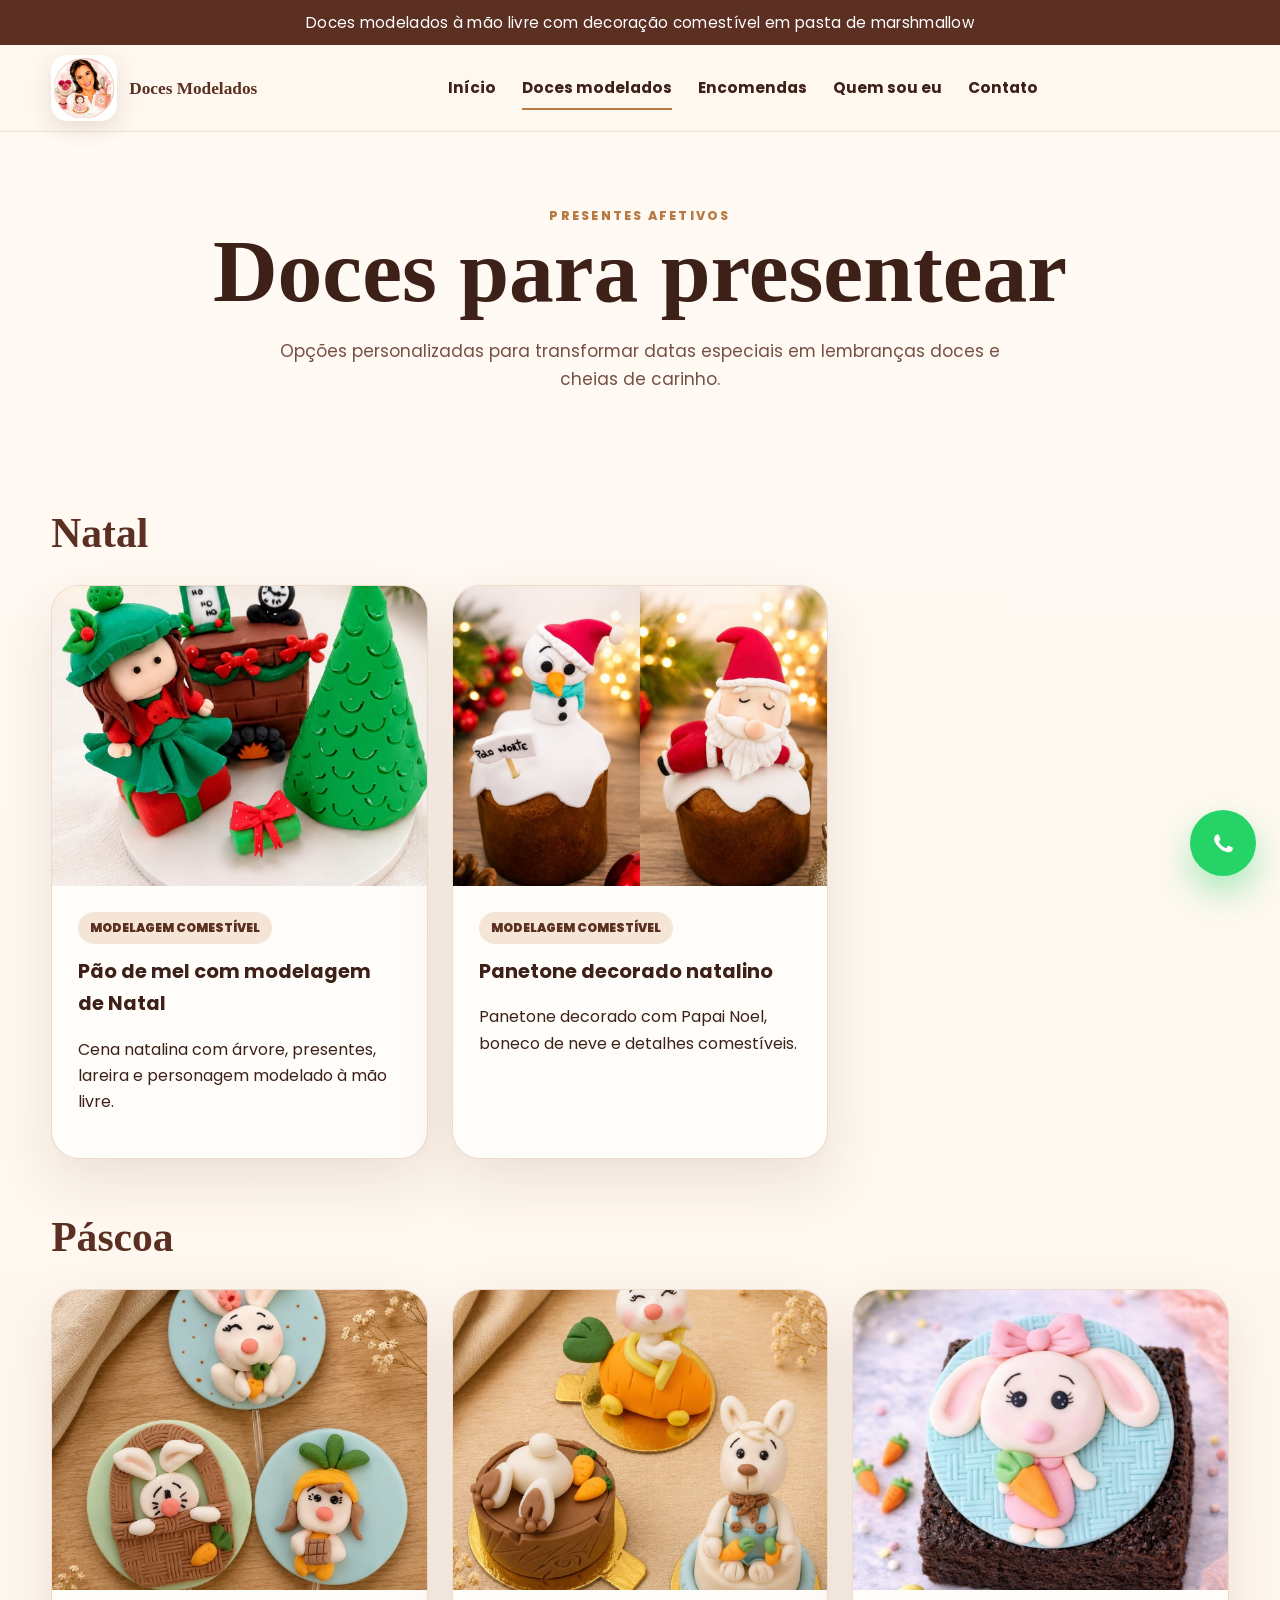
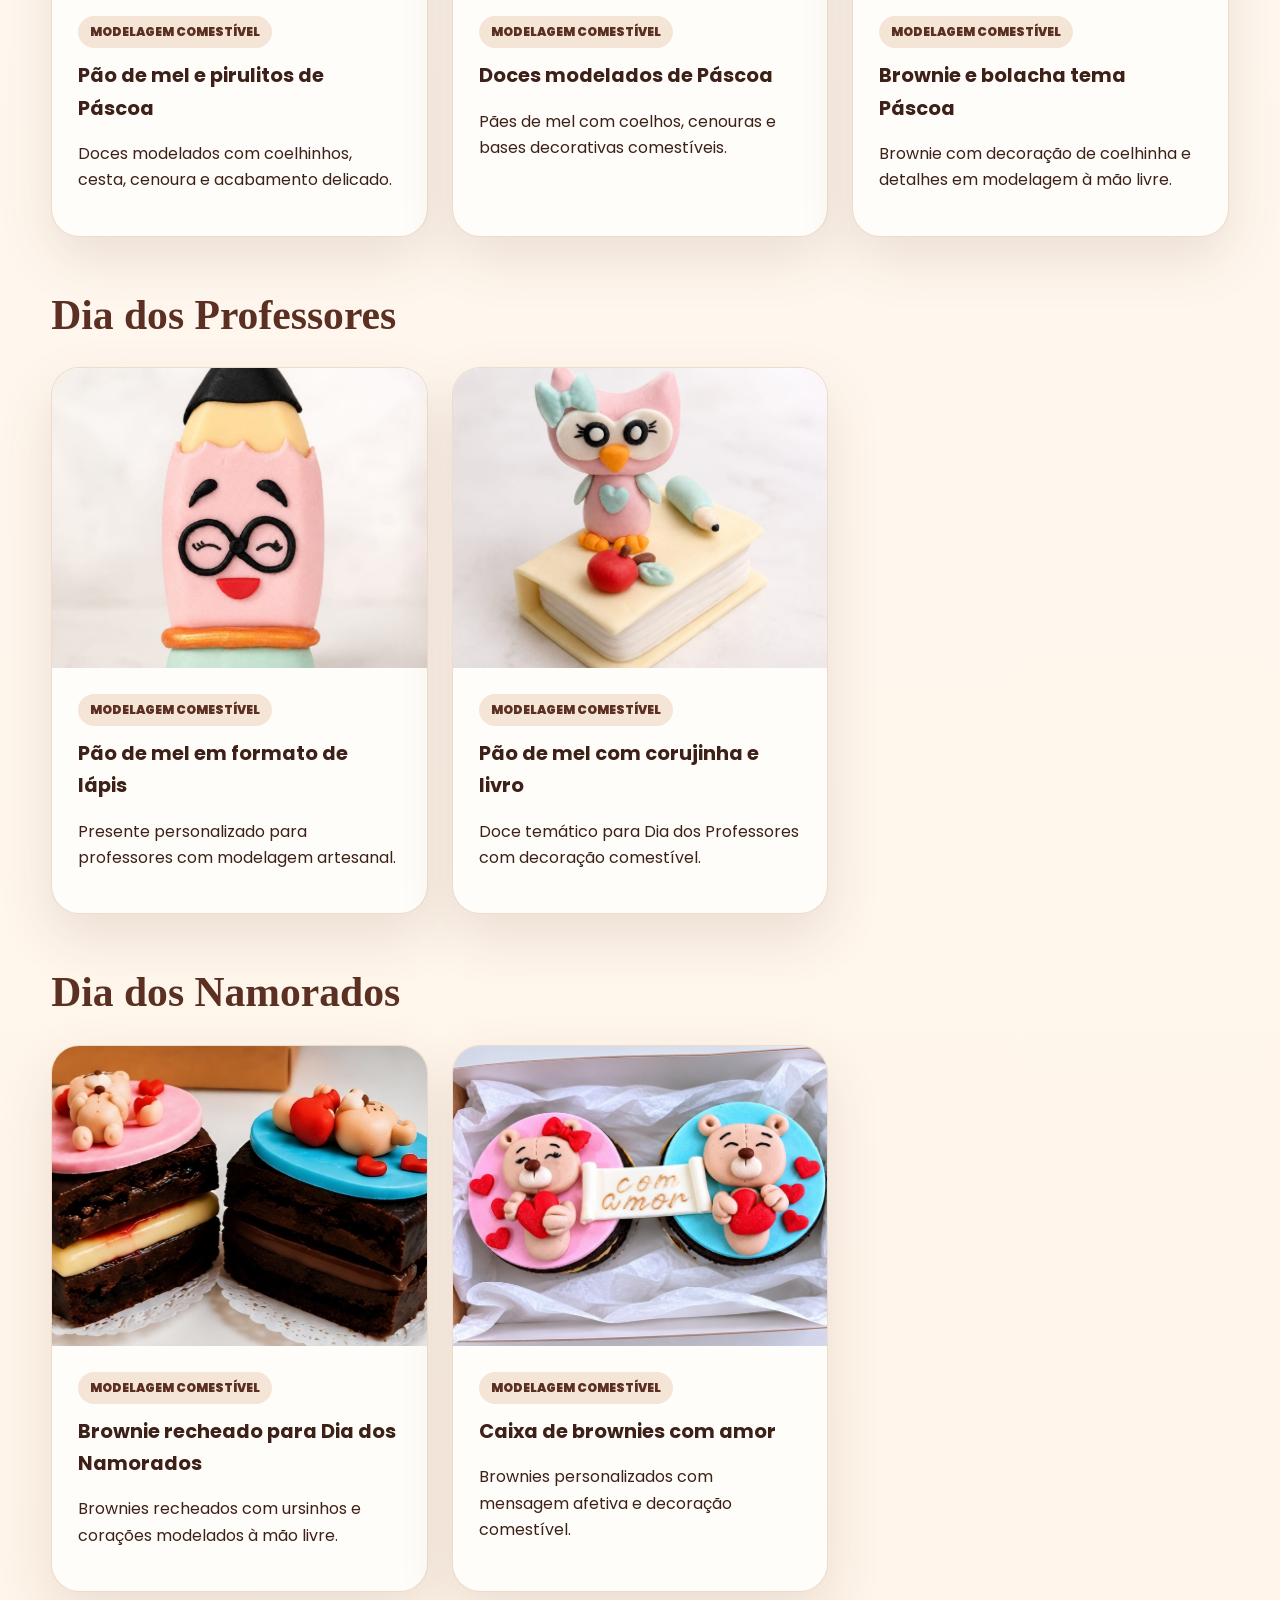
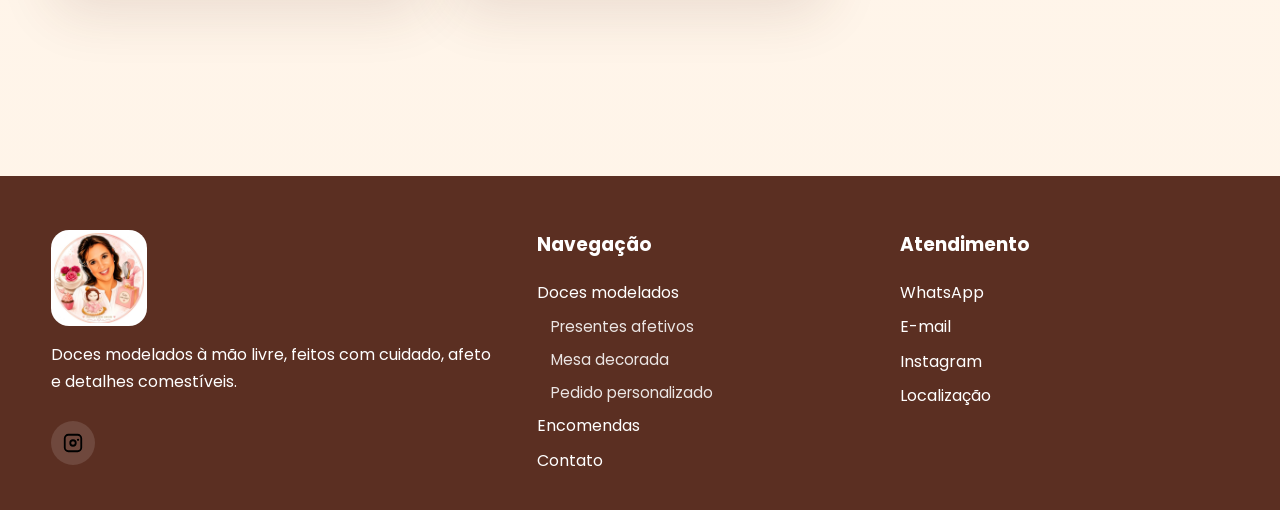
<file: presentes-afetivos/index.html>
<!DOCTYPE html>

<html lang="pt-BR"><head><meta charset="utf-8"/><meta content="width=device-width, initial-scale=1.0" name="viewport"/><title>Presentes afetivos | Doces Modelados - Sandra Mara Possebon</title><meta content="Doces Modelados - Sandra Mara Possebon: doces modelados à mão livre com pasta de marshmallow e decoração comestível." name="description"/><link href="https://fonts.googleapis.com" rel="preconnect"/><link crossorigin="" href="https://fonts.gstatic.com" rel="preconnect"/><link href="https://fonts.googleapis.com/css2?family=Poppins:wght@400;600;700;800;900&amp;display=swap" rel="stylesheet"/><link href="../css/style.css" rel="stylesheet"/></head><body><div class="topbar">Doces modelados à mão livre com decoração comestível em pasta de marshmallow</div>
<header class="header"><div class="container nav"><a class="logo" href="../index.html"><img alt="Sandra Mara Possebon" src="../assets/sandra-possebon.jpg"/><span>Doces Modelados</span></a><nav class="menu">
<a href="../index.html">Início</a>
<div class="nav-item dropdown">
<a class="dropdown-link active" href="../doces-modelados/">Doces modelados</a>
<div class="dropdown-menu">
<a href="../presentes-afetivos/">Presentes afetivos</a>
<a href="../mesa-decorada/">Mesa decorada</a>
<a href="../pedido-personalizado/">Pedido personalizado</a>
</div>
</div>
<a href="../encomendas/">Encomendas</a>
<a href="../quem-somos/">Quem sou eu</a>
<a href="../contato/">Contato</a>
</nav><div class="actions"><button aria-label="Abrir menu" class="hamburger">☰</button></div></div></header>
<div class="mobile-panel"><div class="mobile-backdrop"></div><aside class="mobile-drawer"><button aria-label="Fechar menu" class="close-menu">×</button><form class="search-box" data-search-form=""><input placeholder="Buscar doces..." type="search"/><button>Buscar</button></form><a href="../index.html">Início</a><a href="../doces-modelados/">Doces modelados</a><div class="mobile-submenu"><a href="../presentes-afetivos/">Presentes afetivos</a><a href="../mesa-decorada/">Mesa decorada</a><a href="../pedido-personalizado/">Pedido personalizado</a></div><a href="../encomendas/">Encomendas</a><a href="../quem-somos/">Quem sou eu</a><a href="../contato/">Contato</a></aside></div><section class="page-hero"><div class="container"><span class="breadcrumb">Presentes afetivos</span><h1>Doces para presentear</h1><p class="section-subtitle">Opções personalizadas para transformar datas especiais em lembranças doces e cheias de carinho.</p></div></section><section class="section"><div class="container"><div class="theme-block"><h2 class="theme-title">Natal</h2><div class="product-grid"><article class="product-card"><img alt="Pão de mel com modelagem de Natal" src="../assets/produtos/natal-cenario.jpg"/><div class="product-body"><span class="tag">Modelagem comestível</span><h3>Pão de mel com modelagem de Natal</h3><p>Cena natalina com árvore, presentes, lareira e personagem modelado à mão livre.</p></div></article><article class="product-card"><img alt="Panetone decorado natalino" src="../assets/produtos/natal-panetones.jpg"/><div class="product-body"><span class="tag">Modelagem comestível</span><h3>Panetone decorado natalino</h3><p>Panetone decorado com Papai Noel, boneco de neve e detalhes comestíveis.</p></div></article></div></div><div class="theme-block"><h2 class="theme-title">Páscoa</h2><div class="product-grid"><article class="product-card"><img alt="Pão de mel e pirulitos de Páscoa" src="../assets/produtos/pascoa-pirulitos.jpg"/><div class="product-body"><span class="tag">Modelagem comestível</span><h3>Pão de mel e pirulitos de Páscoa</h3><p>Doces modelados com coelhinhos, cesta, cenoura e acabamento delicado.</p></div></article><article class="product-card"><img alt="Doces modelados de Páscoa" src="../assets/produtos/pascoa-doces-coelhos.jpg"/><div class="product-body"><span class="tag">Modelagem comestível</span><h3>Doces modelados de Páscoa</h3><p>Pães de mel com coelhos, cenouras e bases decorativas comestíveis.</p></div></article><article class="product-card"><img alt="Brownie e bolacha tema Páscoa" src="../assets/produtos/pascoa-brownie-bolacha.jpg"/><div class="product-body"><span class="tag">Modelagem comestível</span><h3>Brownie e bolacha tema Páscoa</h3><p>Brownie com decoração de coelhinha e detalhes em modelagem à mão livre.</p></div></article></div></div><div class="theme-block"><h2 class="theme-title">Dia dos Professores</h2><div class="product-grid"><article class="product-card"><img alt="Pão de mel em formato de lápis" src="../assets/produtos/professores-lapis.jpg"/><div class="product-body"><span class="tag">Modelagem comestível</span><h3>Pão de mel em formato de lápis</h3><p>Presente personalizado para professores com modelagem artesanal.</p></div></article><article class="product-card"><img alt="Pão de mel com corujinha e livro" src="../assets/produtos/professores-coruja.jpg"/><div class="product-body"><span class="tag">Modelagem comestível</span><h3>Pão de mel com corujinha e livro</h3><p>Doce temático para Dia dos Professores com decoração comestível.</p></div></article></div></div><div class="theme-block"><h2 class="theme-title">Dia dos Namorados</h2><div class="product-grid"><article class="product-card"><img alt="Brownie recheado para Dia dos Namorados" src="../assets/produtos/namorados-brownie-recheado.jpg"/><div class="product-body"><span class="tag">Modelagem comestível</span><h3>Brownie recheado para Dia dos Namorados</h3><p>Brownies recheados com ursinhos e corações modelados à mão livre.</p></div></article><article class="product-card"><img alt="Caixa de brownies com amor" src="../assets/produtos/namorados-caixa.jpg"/><div class="product-body"><span class="tag">Modelagem comestível</span><h3>Caixa de brownies com amor</h3><p>Brownies personalizados com mensagem afetiva e decoração comestível.</p></div></article></div></div></div></section><footer class="footer"><div class="container footer-grid"><div><img alt="Sandra Mara Possebon" src="../assets/sandra-possebon.jpg"/><p>Doces modelados à mão livre, feitos com cuidado, afeto e detalhes comestíveis.</p><div class="social"><a aria-label="Instagram" href="https://www.instagram.com/sandramarapossebon?igsh=MWc2MHY3N2pjcnU2OA==" target="_blank"><img alt="Instagram" src="../assets/instagram.svg"/></a></div></div><div><h3>Navegação</h3><a href="../doces-modelados/">Doces modelados</a><a class="footer-sub" href="../presentes-afetivos/">Presentes afetivos</a><a class="footer-sub" href="../mesa-decorada/">Mesa decorada</a><a class="footer-sub" href="../pedido-personalizado/">Pedido personalizado</a><a href="../encomendas/">Encomendas</a><a href="../contato/">Contato</a></div><div><h3>Atendimento</h3><a href="https://wa.me/5541995442020?text=Olá,%20vim%20pelo%20site%20Doces%20Modelados%20-%20Sandra%20Mara%20Possebon%20e%20gostaria%20de%20fazer%20uma%20encomenda." target="_blank">WhatsApp</a><a href="mailto:Possebons@hotmail.com?subject=Encomenda%20-%20Doces%20Modelados%20Sandra%20Mara%20Possebon">E-mail</a><a href="https://www.instagram.com/sandramarapossebon?igsh=MWc2MHY3N2pjcnU2OA==" target="_blank">Instagram</a><a href="https://www.google.com/maps/search/?api=1&amp;query=Rua%20Anselmo%20Daldin%20220" target="_blank">Localização</a></div></div></footer><a aria-label="WhatsApp" class="whatsapp-float" href="https://wa.me/5541995442020?text=Olá,%20vim%20pelo%20site%20Doces%20Modelados%20-%20Sandra%20Mara%20Possebon%20e%20gostaria%20de%20fazer%20uma%20encomenda." target="_blank"><img alt="WhatsApp" src="../assets/whatsapp.svg"/></a><script src="../js/script.js"></script></body></html>
</file>
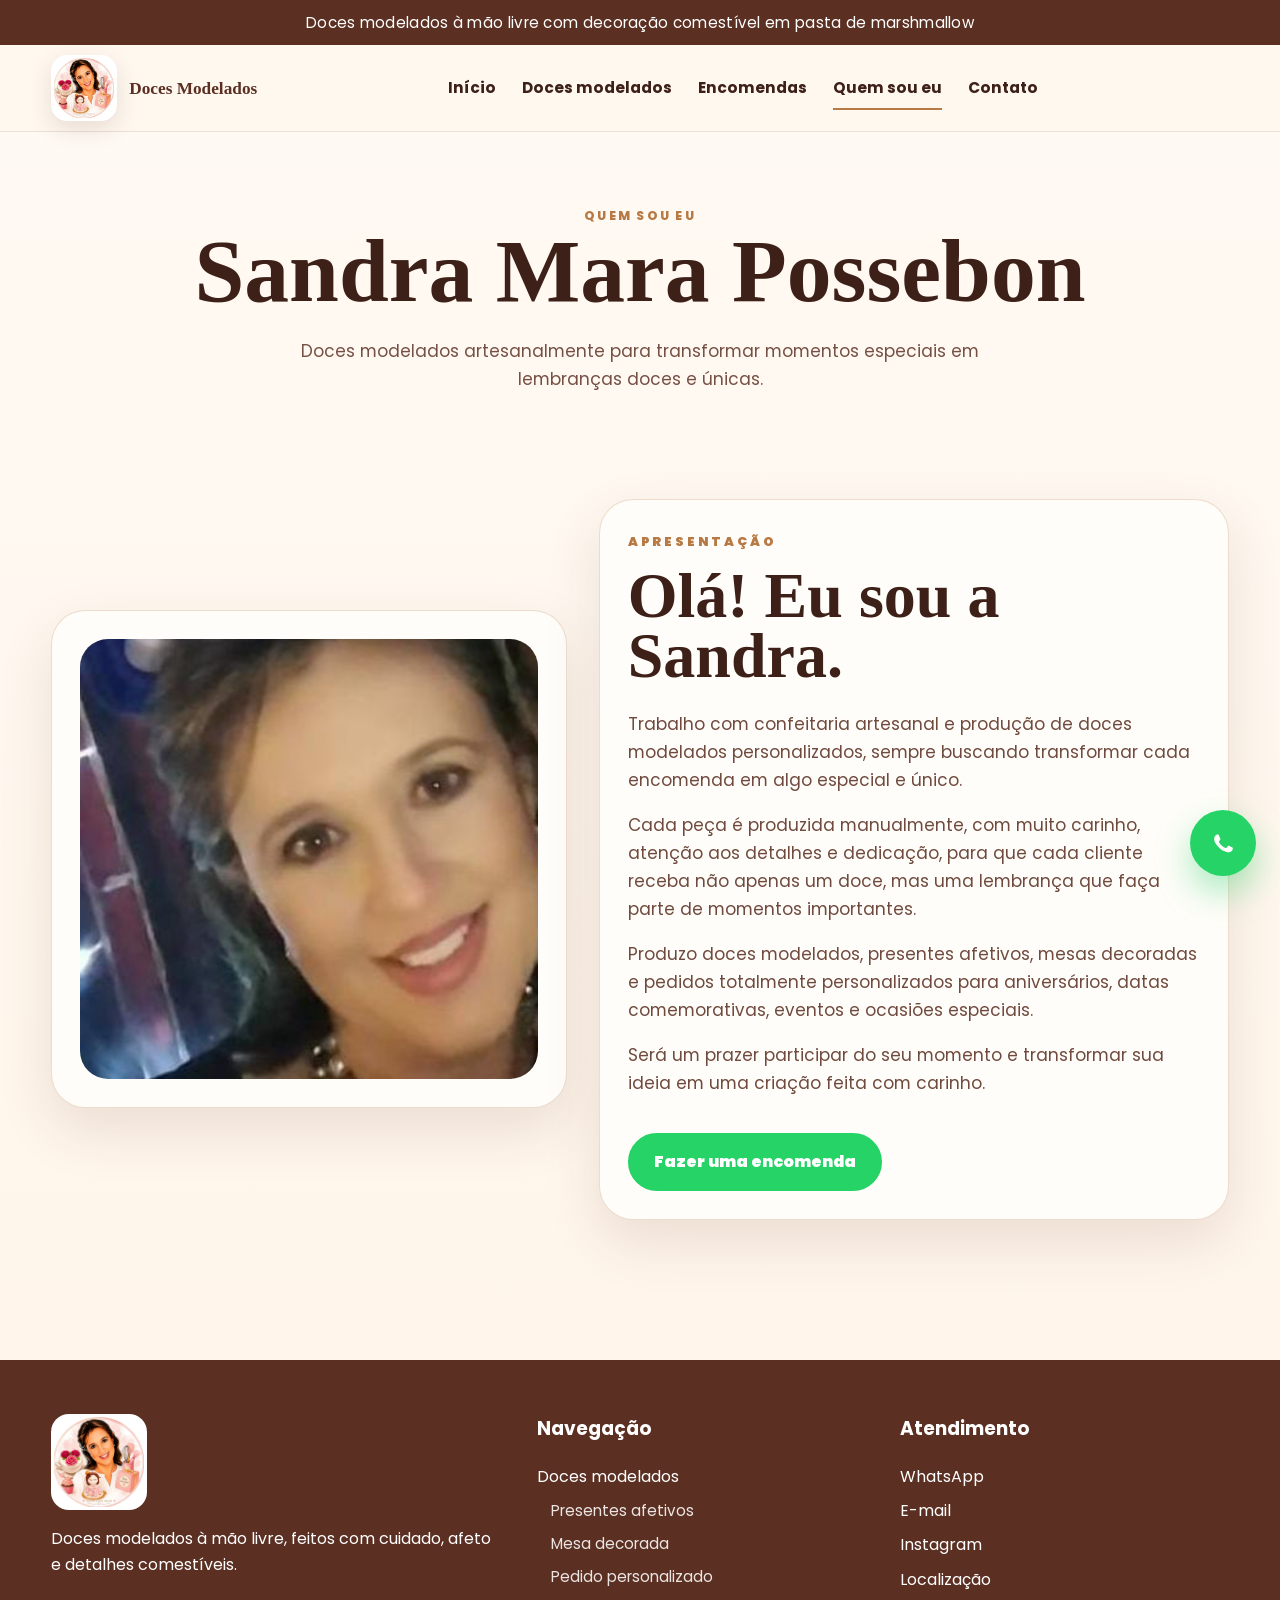
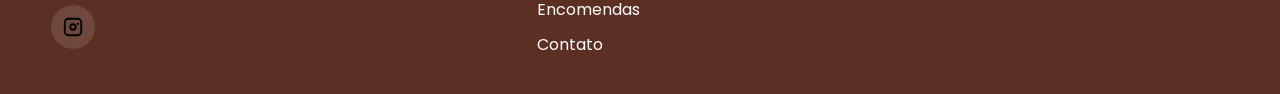
<file: quem-somos/index.html>
<!DOCTYPE html>

<html lang="pt-BR"><head><meta charset="utf-8"/><meta content="width=device-width, initial-scale=1.0" name="viewport"/><title>Quem sou eu | Doces Modelados - Sandra Mara Possebon</title><meta content="Doces Modelados - Sandra Mara Possebon: doces modelados à mão livre com pasta de marshmallow e decoração comestível." name="description"/><link href="https://fonts.googleapis.com" rel="preconnect"/><link crossorigin="" href="https://fonts.gstatic.com" rel="preconnect"/><link href="https://fonts.googleapis.com/css2?family=Poppins:wght@400;600;700;800;900&amp;display=swap" rel="stylesheet"/><link href="../css/style.css" rel="stylesheet"/></head><body><div class="topbar">Doces modelados à mão livre com decoração comestível em pasta de marshmallow</div>
<header class="header"><div class="container nav"><a class="logo" href="../index.html"><img alt="Sandra Mara Possebon" src="../assets/sandra-possebon.jpg"/><span>Doces Modelados</span></a><nav class="menu">
<a href="../index.html">Início</a>
<div class="nav-item dropdown">
<a class="dropdown-link" href="../doces-modelados/">Doces modelados</a>
<div class="dropdown-menu">
<a href="../presentes-afetivos/">Presentes afetivos</a>
<a href="../mesa-decorada/">Mesa decorada</a>
<a href="../pedido-personalizado/">Pedido personalizado</a>
</div>
</div>
<a href="../encomendas/">Encomendas</a>
<a class="active" href="../quem-somos/">Quem sou eu</a>
<a href="../contato/">Contato</a>
</nav><div class="actions"><button aria-label="Abrir menu" class="hamburger">☰</button></div></div></header>
<div class="mobile-panel"><div class="mobile-backdrop"></div><aside class="mobile-drawer"><button aria-label="Fechar menu" class="close-menu">×</button><form class="search-box" data-search-form=""><input placeholder="Buscar doces..." type="search"/><button>Buscar</button></form><a href="../index.html">Início</a><a href="../doces-modelados/">Doces modelados</a><div class="mobile-submenu"><a href="../presentes-afetivos/">Presentes afetivos</a><a href="../mesa-decorada/">Mesa decorada</a><a href="../pedido-personalizado/">Pedido personalizado</a></div><a href="../encomendas/">Encomendas</a><a href="../quem-somos/">Quem sou eu</a><a href="../contato/">Contato</a></aside></div><section class="page-hero"><div class="container"><span class="breadcrumb">Quem sou eu</span><h1>Sandra Mara Possebon</h1><p class="section-subtitle">Doces modelados artesanalmente para transformar momentos especiais em lembranças doces e únicas.</p></div></section><section class="section"><div class="container about-section"><div class="about-image"><img alt="Sandra Mara Possebon" src="../assets/sandra-real.jpg"/></div><div class="about-content"><span class="eyebrow">Apresentação</span><h2 class="section-title">Olá! Eu sou a Sandra.</h2><p>Trabalho com confeitaria artesanal e produção de doces modelados personalizados, sempre buscando transformar cada encomenda em algo especial e único.</p><p>Cada peça é produzida manualmente, com muito carinho, atenção aos detalhes e dedicação, para que cada cliente receba não apenas um doce, mas uma lembrança que faça parte de momentos importantes.</p><p>Produzo doces modelados, presentes afetivos, mesas decoradas e pedidos totalmente personalizados para aniversários, datas comemorativas, eventos e ocasiões especiais.</p><p>Será um prazer participar do seu momento e transformar sua ideia em uma criação feita com carinho.</p><a class="btn btn-whatsapp" href="https://wa.me/5541995442020?text=Olá,%20vim%20pelo%20site%20Doces%20Modelados%20-%20Sandra%20Mara%20Possebon%20e%20gostaria%20de%20fazer%20uma%20encomenda." target="_blank">Fazer uma encomenda</a></div></div></section><footer class="footer"><div class="container footer-grid"><div><img alt="Sandra Mara Possebon" src="../assets/sandra-possebon.jpg"/><p>Doces modelados à mão livre, feitos com cuidado, afeto e detalhes comestíveis.</p><div class="social"><a aria-label="Instagram" href="https://www.instagram.com/sandramarapossebon?igsh=MWc2MHY3N2pjcnU2OA==" target="_blank"><img alt="Instagram" src="../assets/instagram.svg"/></a></div></div><div><h3>Navegação</h3><a href="../doces-modelados/">Doces modelados</a><a class="footer-sub" href="../presentes-afetivos/">Presentes afetivos</a><a class="footer-sub" href="../mesa-decorada/">Mesa decorada</a><a class="footer-sub" href="../pedido-personalizado/">Pedido personalizado</a><a href="../encomendas/">Encomendas</a><a href="../contato/">Contato</a></div><div><h3>Atendimento</h3><a href="https://wa.me/5541995442020?text=Olá,%20vim%20pelo%20site%20Doces%20Modelados%20-%20Sandra%20Mara%20Possebon%20e%20gostaria%20de%20fazer%20uma%20encomenda." target="_blank">WhatsApp</a><a href="mailto:Possebons@hotmail.com?subject=Encomenda%20-%20Doces%20Modelados%20Sandra%20Mara%20Possebon">E-mail</a><a href="https://www.instagram.com/sandramarapossebon?igsh=MWc2MHY3N2pjcnU2OA==" target="_blank">Instagram</a><a href="https://www.google.com/maps/search/?api=1&amp;query=Rua%20Anselmo%20Daldin%20220" target="_blank">Localização</a></div></div></footer><a aria-label="WhatsApp" class="whatsapp-float" href="https://wa.me/5541995442020?text=Olá,%20vim%20pelo%20site%20Doces%20Modelados%20-%20Sandra%20Mara%20Possebon%20e%20gostaria%20de%20fazer%20uma%20encomenda." target="_blank"><img alt="WhatsApp" src="../assets/whatsapp.svg"/></a><script src="../js/script.js"></script></body></html>
</file>
<file: css/style.css>
:root{
  --cream:#fff8ef;
  --paper:#fffdf9;
  --beige:#f4ddc5;
  --caramel:#b77a45;
  --brown:#5b2f22;
  --brown-dark:#3d2119;
  --green:#25d366;
  --shadow:0 22px 55px rgba(91,47,34,.12);
  --radius:28px;
}
*{box-sizing:border-box} html{scroll-behavior:smooth} body{margin:0;font-family:'Poppins',Arial,sans-serif;background:linear-gradient(180deg,#fffaf4,#fff4e8);color:var(--brown-dark);line-height:1.65}.container{width:min(1180px,92%);margin:auto}a{color:inherit;text-decoration:none}img{max-width:100%;display:block}.topbar{background:var(--brown);color:#fff;text-align:center;padding:10px 16px;font-size:.95rem;letter-spacing:.02em}.header{position:sticky;top:0;z-index:50;background:rgba(255,248,239,.94);backdrop-filter:blur(14px);border-bottom:1px solid rgba(91,47,34,.12)}.nav{height:86px;display:flex;align-items:center;justify-content:space-between;gap:22px}.logo{display:flex;align-items:center;gap:12px;font-weight:800}.logo img{width:92px;height:72px;object-fit:contain;border-radius:14px}.logo span{font-family:Georgia,serif;font-size:1.25rem;color:var(--brown)}.menu{display:flex;gap:26px;align-items:center;font-weight:700;font-size:.96rem}.menu a{position:relative}.menu a::after{content:'';position:absolute;left:0;bottom:-9px;width:0;height:2px;background:var(--caramel);transition:.25s}.menu a:hover::after,.menu a.active::after{width:100%}.actions{display:flex;align-items:center;gap:12px}.icon-btn,.hamburger{border:0;background:transparent;color:var(--brown);cursor:pointer}.hamburger{display:none;font-size:2rem}.hero{padding:70px 0 45px}.hero-grid{display:grid;grid-template-columns:1.1fr .9fr;gap:40px;align-items:center}.eyebrow{display:inline-block;text-transform:uppercase;letter-spacing:.22em;color:var(--caramel);font-weight:900;font-size:.8rem;margin-bottom:14px}.hero h1,.section-title,.page-hero h1{font-family:Georgia,serif;font-size:clamp(2.8rem,7vw,5.8rem);line-height:.95;margin:0 0 24px;color:var(--brown-dark)}.hero p{font-size:1.18rem;max-width:650px;color:#765044}.hero-buttons,.card-actions{display:flex;flex-wrap:wrap;gap:14px;margin-top:28px}.btn{display:inline-flex;align-items:center;justify-content:center;gap:10px;border-radius:999px;padding:14px 24px;font-weight:900;border:2px solid var(--brown);transition:.25s}.btn-primary{background:var(--brown);color:#fff}.btn-secondary{background:#fff7ee;color:var(--brown)}.btn-whatsapp{background:var(--green);border-color:var(--green);color:#fff}.btn:hover{transform:translateY(-3px);box-shadow:0 18px 32px rgba(91,47,34,.16)}.hero-card{background:var(--paper);border:1px solid rgba(183,122,69,.22);border-radius:40px;padding:26px;box-shadow:var(--shadow)}.hero-card img{width:100%;height:440px;object-fit:contain;border-radius:32px;background:#fff7ef}.section{padding:70px 0}.section-head{text-align:center;margin-bottom:36px}.section-title{font-size:clamp(2.3rem,5vw,4.6rem)}.section-subtitle{font-size:1.06rem;color:#765044;max-width:720px;margin:0 auto}.category-grid,.product-grid,.contact-grid{display:grid;grid-template-columns:repeat(3,1fr);gap:24px}.category-card,.product-card,.info-card,.about-card,.cta-card{background:var(--paper);border:1px solid rgba(183,122,69,.25);border-radius:var(--radius);box-shadow:var(--shadow);overflow:hidden;transition:.3s}.category-card:hover,.product-card:hover,.info-card:hover{transform:translateY(-8px);box-shadow:0 25px 60px rgba(91,47,34,.18)}.category-media{height:210px;display:grid;place-items:center;background:linear-gradient(135deg,#f6d2ad,#fff1df);font-family:Georgia,serif;font-size:2.1rem;font-weight:800;color:var(--brown)}.category-card:nth-child(2) .category-media{background:linear-gradient(135deg,#d6a074,#fff1df)}.category-card:nth-child(3) .category-media{background:linear-gradient(135deg,#c98755,#fff1df)}.category-body,.product-body{padding:26px}.tag{display:inline-block;background:#f5e5d7;color:var(--brown);font-weight:900;border-radius:999px;font-size:.76rem;padding:6px 12px;margin-bottom:12px;text-transform:uppercase}.product-card img{height:300px;width:100%;object-fit:cover}.product-body h3,.info-card h3{font-size:1.22rem;margin:0 0 8px;color:var(--brown-dark)}.theme-block{margin-bottom:44px}.theme-title{font-family:Georgia,serif;font-size:2.6rem;margin:0 0 18px;color:var(--brown)}.about-section{display:grid;grid-template-columns:.9fr 1.1fr;gap:32px;align-items:center}.about-image,.about-content{background:var(--paper);border:1px solid rgba(183,122,69,.25);border-radius:34px;box-shadow:var(--shadow);padding:28px}.about-image img{height:440px;width:100%;object-fit:contain;border-radius:28px;background:#fff9f2}.about-content p{font-size:1.06rem;color:#704a3e}.highlight{background:linear-gradient(135deg,#fff,#f8dfc7);border:1px solid rgba(183,122,69,.3);border-radius:32px;padding:30px;margin-top:24px}.page-hero{padding:70px 0 35px;text-align:center}.breadcrumb{color:var(--caramel);font-weight:800;text-transform:uppercase;letter-spacing:.18em;font-size:.78rem}.notice{background:var(--brown);color:#fff;border-radius:34px;padding:38px;display:grid;grid-template-columns:1fr auto;gap:24px;align-items:center}.notice h2{font-family:Georgia,serif;font-size:clamp(2rem,5vw,4rem);line-height:1;margin:0 0 12px}.footer{background:var(--brown);color:#fff;padding:54px 0 28px;margin-top:70px}.footer-grid{display:grid;grid-template-columns:1.1fr .8fr .8fr;gap:34px}.footer img{width:150px;border-radius:18px;background:#fff}.footer a{display:block;margin:8px 0;color:#fff}.footer h3{margin-top:0}.social{display:flex;gap:12px;margin-top:18px}.social a{width:44px;height:44px;display:grid;place-items:center;border-radius:50%;background:rgba(255,255,255,.12)}.social svg{width:22px;height:22px}.whatsapp-float{position:fixed;right:24px;bottom:24px;z-index:60;width:66px;height:66px;border-radius:50%;background:var(--green);display:grid;place-items:center;box-shadow:0 16px 35px rgba(37,211,102,.4);animation:pulse 2.5s infinite}.whatsapp-float img{width:40px}.mobile-panel{position:fixed;inset:0;z-index:100;visibility:hidden}.mobile-panel.active{visibility:visible}.mobile-backdrop{position:absolute;inset:0;background:rgba(61,33,25,.45);opacity:0;transition:.25s}.mobile-panel.active .mobile-backdrop{opacity:1}.mobile-drawer{position:absolute;right:0;top:0;height:100%;width:min(86vw,370px);background:#fffaf4;padding:26px;transform:translateX(100%);transition:.3s;display:flex;flex-direction:column;gap:14px}.mobile-panel.active .mobile-drawer{transform:translateX(0)}.mobile-drawer a{padding:14px 0;border-bottom:1px solid rgba(91,47,34,.12);font-weight:800}.close-menu{align-self:flex-end;border:0;background:transparent;font-size:2rem;color:var(--brown)}.search-box{display:flex;border:1px solid rgba(91,47,34,.25);border-radius:999px;overflow:hidden;margin:10px 0 16px}.search-box input{flex:1;border:0;padding:13px 16px;background:#fff}.search-box button{border:0;background:var(--brown);color:#fff;padding:0 16px;font-weight:800}.form-note{font-size:.95rem;color:#765044}@keyframes pulse{0%,100%{transform:scale(1)}50%{transform:scale(1.08)}}
@media(max-width:920px){.menu,.actions .icon-btn{display:none}.hamburger{display:block}.nav{height:78px}.logo img{width:78px;height:62px}.logo span{display:none}.hero-grid,.about-section,.footer-grid{grid-template-columns:1fr}.hero{padding-top:42px}.hero-card img,.about-image img{height:auto}.category-grid,.product-grid,.contact-grid{grid-template-columns:1fr 1fr}.notice{grid-template-columns:1fr;text-align:center}.notice .btn{justify-self:center}}
@media(max-width:620px){.topbar{font-size:.82rem}.category-grid,.product-grid,.contact-grid{grid-template-columns:1fr}.hero h1,.page-hero h1{font-size:3rem}.section-title{font-size:2.65rem}.product-card img{height:360px}.footer{padding-bottom:94px}.whatsapp-float{width:60px;height:60px;right:16px;bottom:18px}.whatsapp-float img{width:36px}.container{width:min(100% - 28px,1180px)}}


.nav-item{position:relative;display:flex;align-items:center}.dropdown-link{display:inline-flex;align-items:center;gap:6px}.dropdown-link::after{content:'';position:absolute;left:0;bottom:-9px;width:0;height:2px;background:var(--caramel);transition:.25s}.dropdown-link:hover::after,.dropdown-link.active::after{width:100%}.dropdown-menu{position:absolute;top:calc(100% + 22px);left:50%;min-width:260px;transform:translate(-50%,12px);background:var(--paper);border:1px solid rgba(183,122,69,.26);box-shadow:0 20px 50px rgba(91,47,34,.16);border-radius:22px;padding:14px;display:grid;gap:6px;opacity:0;visibility:hidden;transition:.25s;z-index:80}.dropdown:hover .dropdown-menu{opacity:1;visibility:visible;transform:translate(-50%,0)}.dropdown-menu a{padding:11px 14px;border-radius:14px;font-size:.9rem}.dropdown-menu a:hover{background:#f8e7d6}.dropdown-menu a::after{display:none}.mobile-submenu{display:grid;gap:0;margin:-8px 0 4px 16px;padding-left:14px;border-left:2px solid rgba(91,47,34,.16)}.mobile-submenu a{font-size:.95rem;color:#7a4a3c;padding:10px 0}.footer-sub{padding-left:14px;opacity:.88;font-size:.95rem}

/* Ajustes finais */
.social img{
  width:22px;
  height:22px;
  object-fit:contain;
  border-radius:0;
  background:transparent;
}
.social a img{
  width:22px;
  height:22px;
}
.about-content .btn{
  margin-top:18px;
}


/* Nova identidade: Doces Modelados - Sandra Mara Possebon */
.logo img{
  width:66px;
  height:66px;
  object-fit:cover;
  border-radius:50%;
  border:3px solid #fff;
  box-shadow:0 8px 22px rgba(91,47,34,.14);
}
.logo span{
  font-size:1.08rem;
  line-height:1.1;
}
.hero-card img{
  object-fit:cover;
  object-position:center;
  border-radius:32px;
}
.footer img{
  width:96px;
  height:96px;
  object-fit:cover;
  border-radius:50%;
  border:3px solid rgba(255,255,255,.85);
}
.social img,
.social a img{
  width:22px;
  height:22px;
  border:0;
  box-shadow:none;
  background:transparent;
  border-radius:0;
}
@media(max-width:920px){
  .logo img{width:58px;height:58px;}
}


/* Correção solicitada: identidade visual e fotos */
.hero-grid{grid-template-columns:1fr;}
.logo img{object-fit:contain;border-radius:16px;background:#fff;}
.footer img{object-fit:contain;border-radius:18px;background:#fff;}
.about-image img{object-fit:cover;object-position:center;}
</file>
